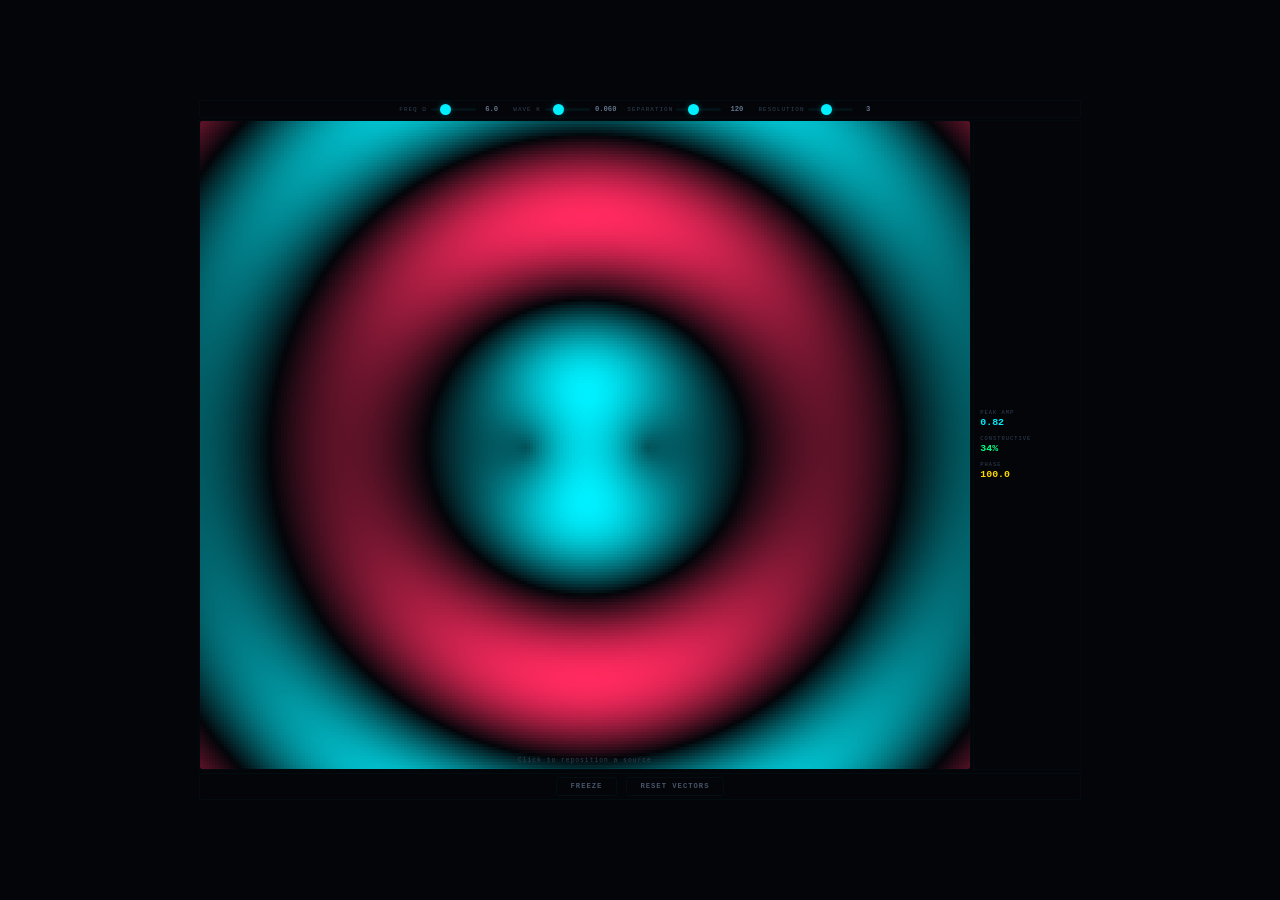
<file: Acoustics Wave Interference/index.html>
<!DOCTYPE html>
<html lang="en">
<head>
  <meta charset="UTF-8">
  <meta name="viewport" content="width=device-width, initial-scale=1.0">
  <title>Acoustics Wave Interference</title>
  <link rel="stylesheet" href="style.css">
</head>
<body>

  <div id="app">
    <div id="panel">
      <div class="pg">
        <span class="pl">FREQ &#x3C9;</span>
        <input type="range" id="freqSlider" min="1" max="20" value="6" step="0.5">
        <span id="freqVal" class="pv">6.0</span>
      </div>
      <div class="pg">
        <span class="pl">WAVE K</span>
        <input type="range" id="kSlider" min="0.02" max="0.2" value="0.06" step="0.002">
        <span id="kVal" class="pv">0.060</span>
      </div>
      <div class="pg">
        <span class="pl">SEPARATION</span>
        <input type="range" id="sepSlider" min="20" max="300" value="120" step="5">
        <span id="sepVal" class="pv">120</span>
      </div>
      <div class="pg">
        <span class="pl">RESOLUTION</span>
        <input type="range" id="resSlider" min="1" max="6" value="3" step="1">
        <span id="resVal" class="pv">3</span>
      </div>
    </div>

    <div id="mainRow">
      <div id="canvasWrap">
        <canvas id="waveCanvas"></canvas>
        <div id="hint" class="hint">Click to reposition a source</div>
      </div>

      <div id="telemetry">
        <div id="tm-amp" class="tm"><span class="tl">PEAK AMP</span><span id="ampVal" class="tv">0.00</span></div>
        <div id="tm-con" class="tm"><span class="tl">CONSTRUCTIVE</span><span id="conVal" class="tv">0.00</span></div>
        <div id="tm-phase" class="tm"><span class="tl">PHASE</span><span id="phaseVal" class="tv">0.00</span></div>
      </div>
    </div>

    <div id="footer">
      <button id="pauseBtn">FREEZE</button>
      <button id="resetBtn">RESET VECTORS</button>
    </div>
  </div>

  <script src="script.js"></script>
</body>
</html>
</file>
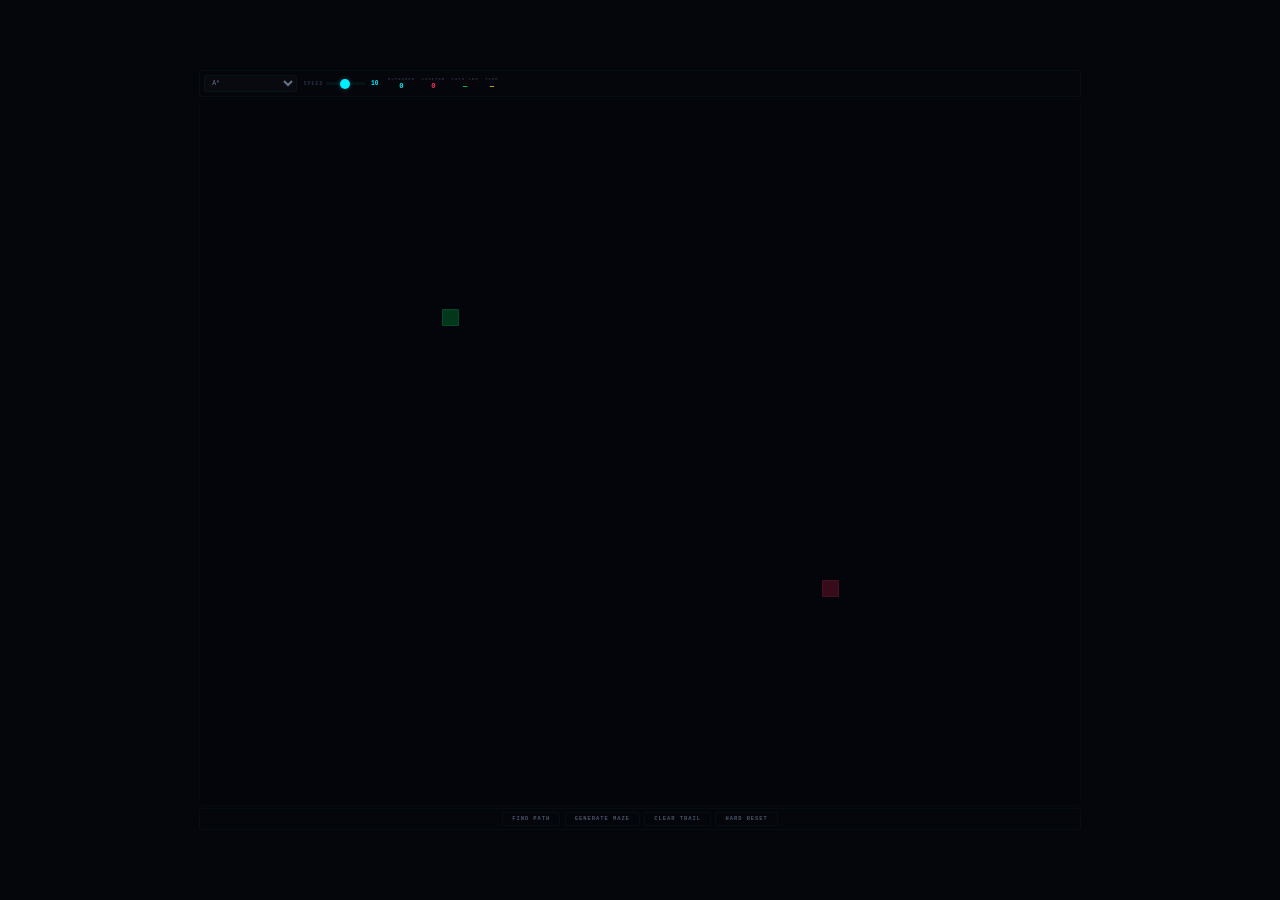
<file: AI Search Algorithm Visualizer/index.html>
<!DOCTYPE html>
<html lang="en">
<head>
  <meta charset="UTF-8">
  <meta name="viewport" content="width=device-width,initial-scale=1.0">
  <title>AI Search Algorithm Visualizer</title>
  <link rel="stylesheet" href="style.css">
</head>
<body>

<div id="app">

  <div id="topBar">
    <select id="algoSel">
      <option value="bfs">BFS</option>
      <option value="dfs">DFS</option>
      <option value="astar" selected>A*</option>
      <option value="greedy">Greedy Best-First</option>
    </select>
    <div class="pg"><span class="pl">SPEED</span><input type="range" id="spdSlider" min="1" max="20" value="10" step="1"><span id="spdVal" class="pv">10</span></div>
    <div class="tm"><span class="tl">EXPANDED</span><span id="expVal" class="tv">0</span></div>
    <div class="tm"><span class="tl">VISITED</span><span id="visVal" class="tv">0</span></div>
    <div class="tm"><span class="tl">PATH LEN</span><span id="pathVal" class="tv">—</span></div>
    <div class="tm"><span class="tl">TIME</span><span id="timeVal" class="tv">—</span></div>
  </div>

  <div id="gridWrap"><div id="grid"></div></div>

  <div id="footer">
    <button id="searchBtn">FIND PATH</button>
    <button id="mazeBtn">GENERATE MAZE</button>
    <button id="clearBtn">CLEAR TRAIL</button>
    <button id="resetBtn">HARD RESET</button>
  </div>

</div>

<script src="script.js"></script>
</body>
</html>
</file>
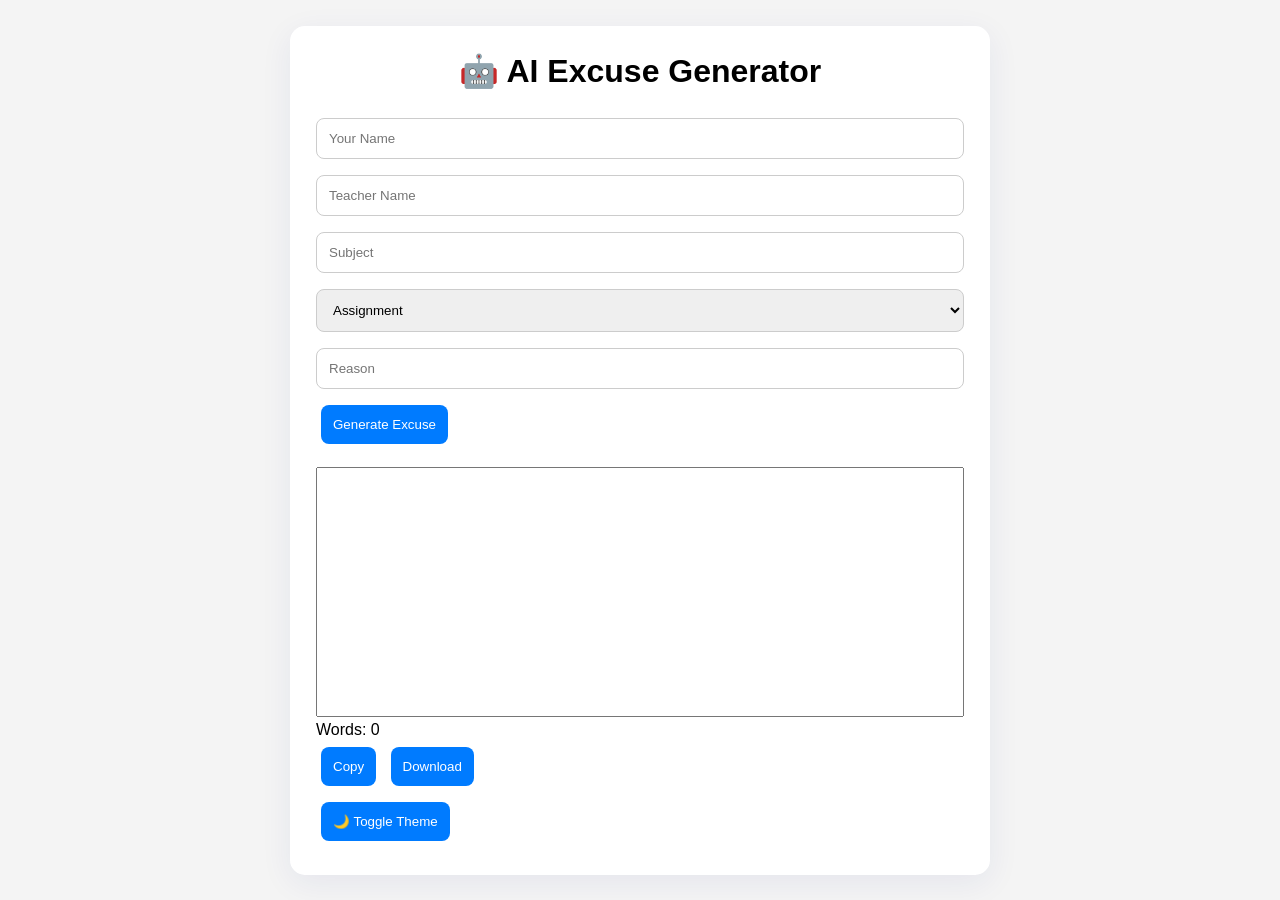
<file: AI-Excuse-Generator/index.html>
<!DOCTYPE html>
<html lang="en">
<head>
    <meta charset="UTF-8">
    <meta name="viewport" content="width=device-width, initial-scale=1.0">
    <title>AI Excuse Generator</title>
    <link rel="stylesheet" href="style.css">
</head>
<body>

<div class="container" role="main" aria-label="Excuse Generator Panel">
    <h1>🤖 AI Excuse Generator</h1>

    <input type="text" id="name" placeholder="Your Name">

    <input type="text" id="teacher" placeholder="Teacher Name">

    <input type="text" id="subject" placeholder="Subject">

    <select id="category">
        <option>Assignment</option>
        <option>Attendance</option>
        <option>Late Submission</option>
        <option>Missed Exam</option>
        <option>Project Delay</option>
    </select>

    <input type="text" id="reason" placeholder="Reason">

    <button onclick="generateExcuse()">Generate Excuse</button>

    <div class="output">
        <textarea id="result" readonly></textarea>
        <p id="count">Words: 0</p>

        <button onclick="copyText()">Copy</button>
        <button onclick="downloadText()">Download</button>
    </div>

    <button id="themeBtn">🌙 Toggle Theme</button>
</div>

<script src="script.js"></script>
</body>
</html>
</file>
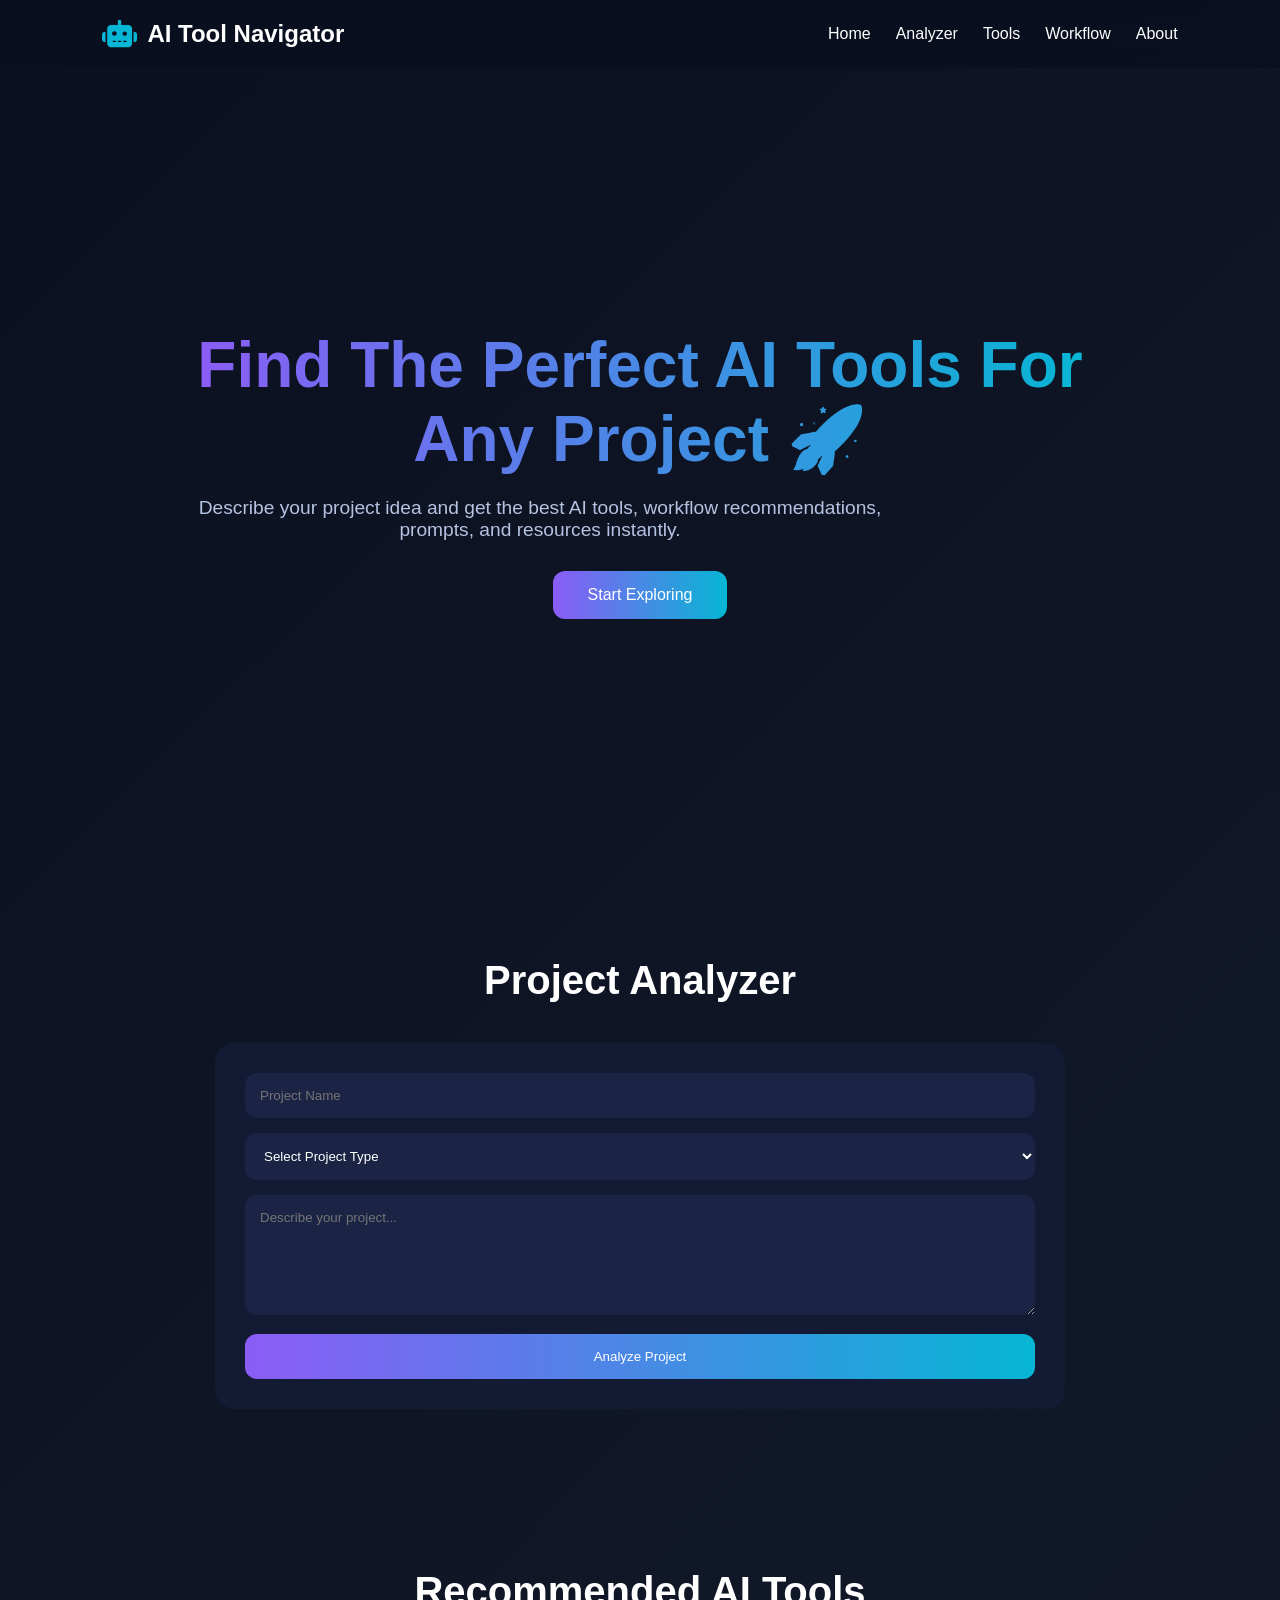
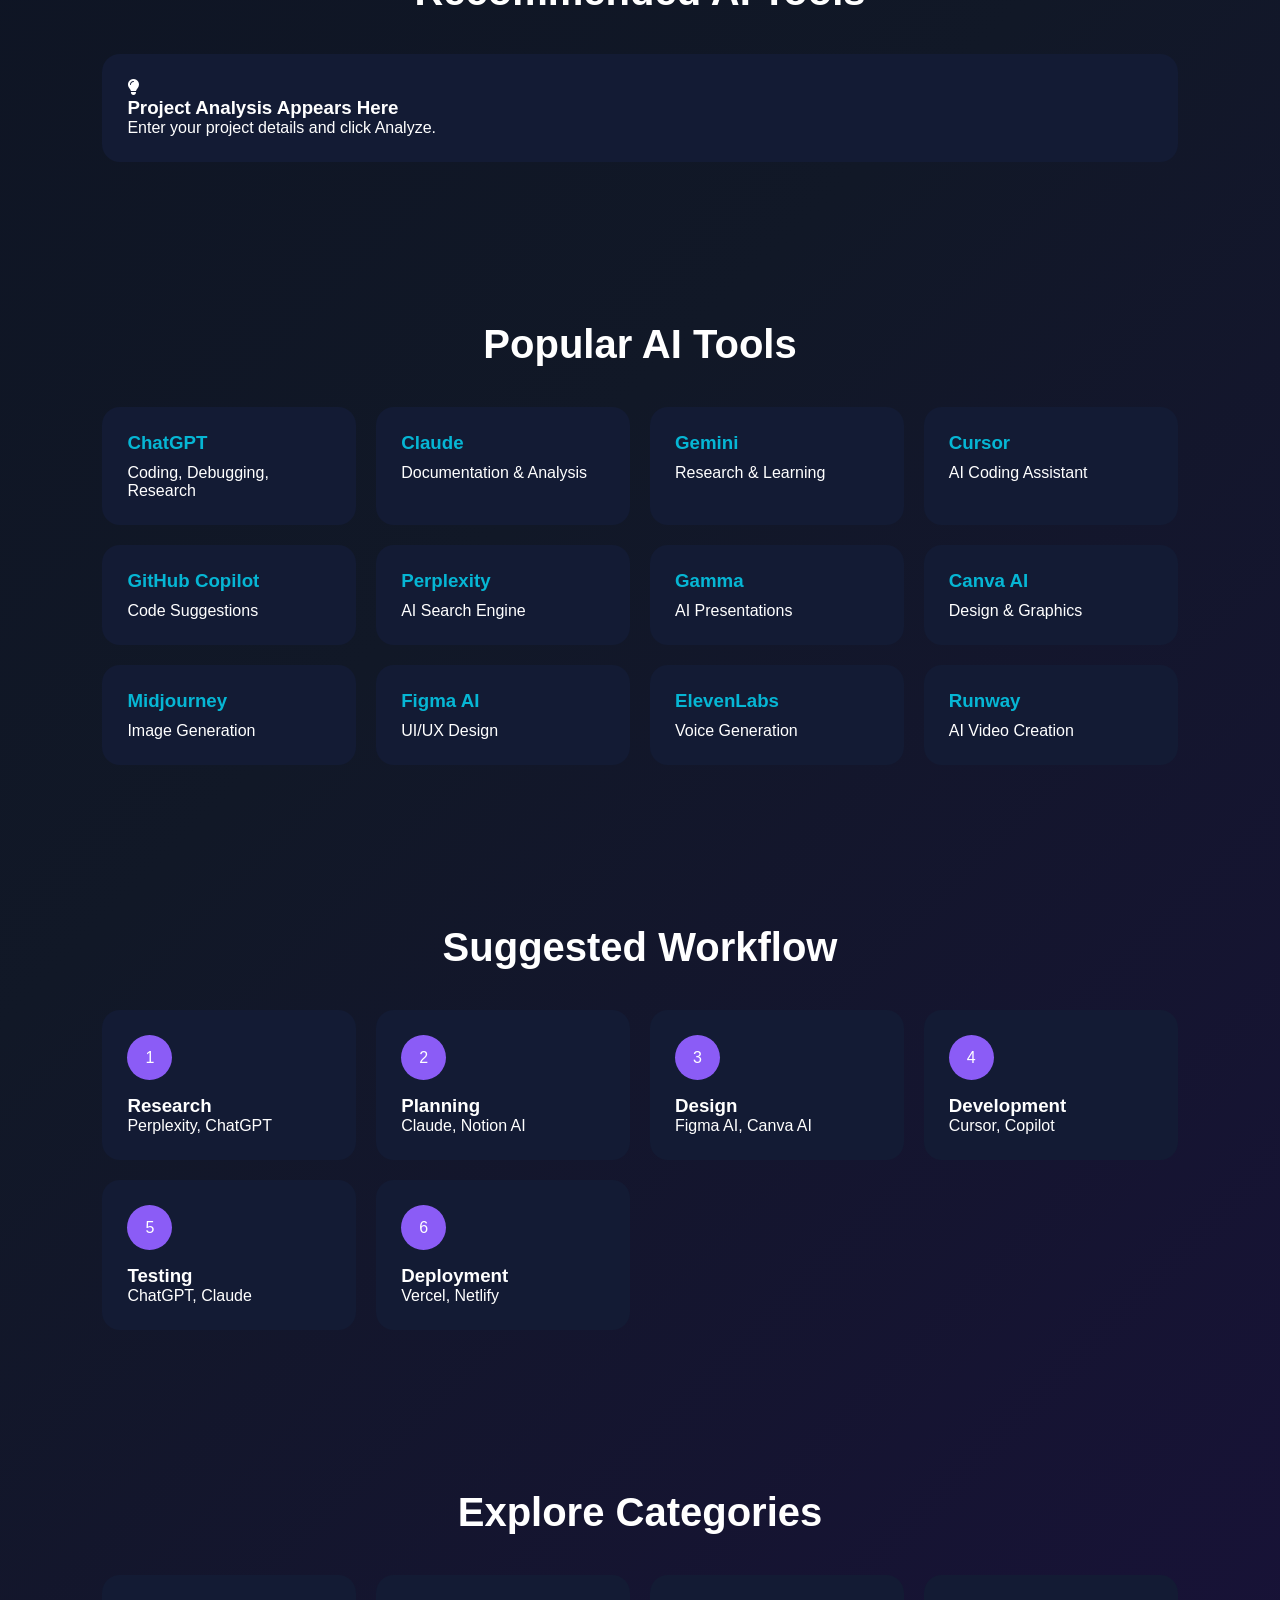
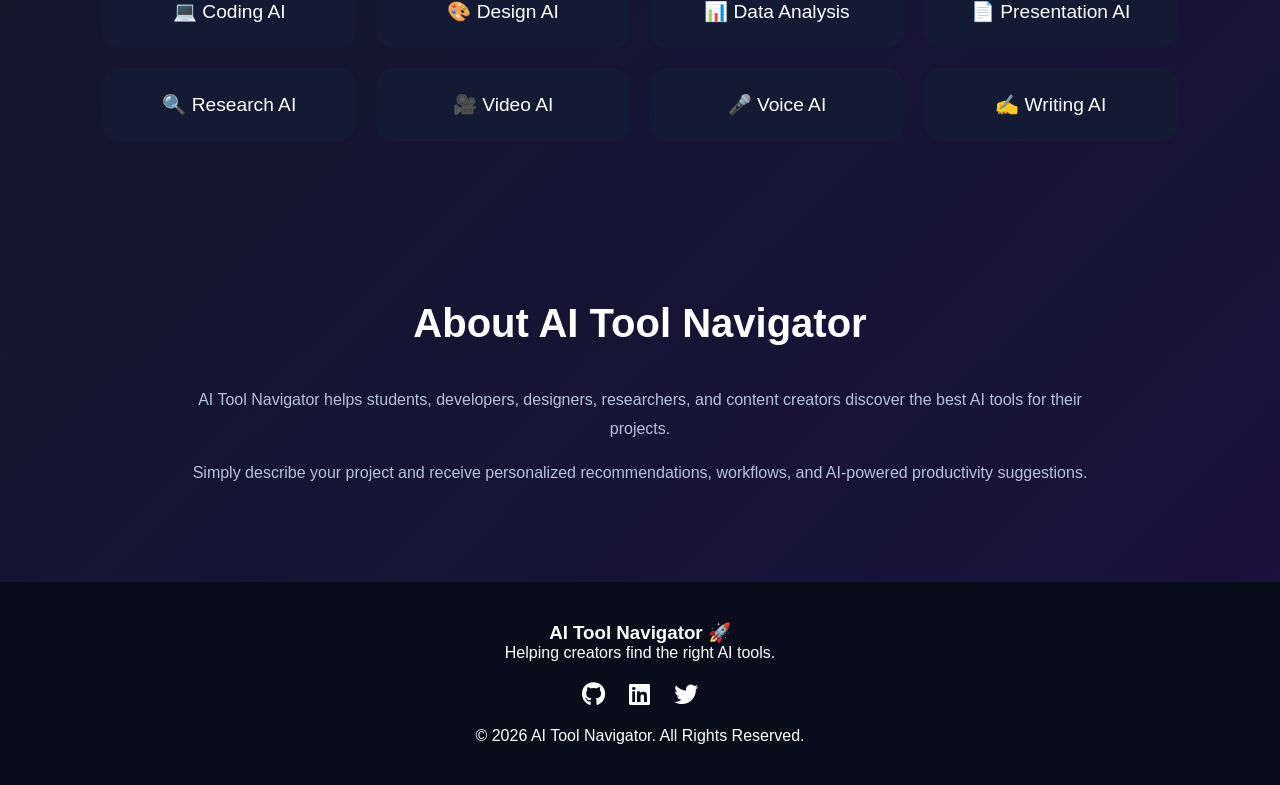
<file: AI-Tool-Navigator/index.html>
<!DOCTYPE html>
<html lang="en">
<head>
    <meta charset="UTF-8">
    <meta name="viewport" content="width=device-width, initial-scale=1.0">
    <title>AI Tool Navigator</title>
    <link rel="stylesheet" href="style.css">
    <link rel="stylesheet"
        href="https://cdnjs.cloudflare.com/ajax/libs/font-awesome/6.7.2/css/all.min.css">
</head>
<body>

    <!-- Navbar -->
    <header class="navbar">
        <div class="logo">
            <i class="fa-solid fa-robot"></i>
            <h2>AI Tool Navigator</h2>
        </div>

        <nav>
            <a href="#home">Home</a>
            <a href="#analyzer">Analyzer</a>
            <a href="#tools">Tools</a>
            <a href="#workflow">Workflow</a>
            <a href="#about">About</a>
        </nav>
    </header>

    <!-- Hero Section -->
    <section class="hero" id="home">

        <div class="hero-content">
            <h1>Find The Perfect AI Tools For Any Project 🚀</h1>

            <p>
                Describe your project idea and get the best AI tools,
                workflow recommendations, prompts, and resources instantly.
            </p>

            <button class="start-btn">
                Start Exploring
            </button>
        </div>

    </section>

    <!-- Project Analyzer -->
    <section class="analyzer" id="analyzer">

        <h2>Project Analyzer</h2>

        <div class="analyzer-card">

            <input
                type="text"
                id="projectName"
                placeholder="Project Name"
            >

            <select id="projectType">
                <option value="">Select Project Type</option>
                <option>Web Development</option>
                <option>Mobile App</option>
                <option>Research</option>
                <option>Presentation</option>
                <option>Cybersecurity</option>
                <option>Data Science</option>
                <option>UI/UX Design</option>
                <option>Content Creation</option>
            </select>

            <textarea
                id="projectDescription"
                rows="6"
                placeholder="Describe your project..."
            ></textarea>

            <button id="analyzeBtn">
                Analyze Project
            </button>

        </div>

    </section>

    <!-- Recommendation Section -->
    <section class="recommendation">

        <h2>Recommended AI Tools</h2>

        <div id="toolResults" class="results-container">

            <div class="result-card">
                <i class="fa-solid fa-lightbulb"></i>
                <h3>Project Analysis Appears Here</h3>
                <p>
                    Enter your project details and click Analyze.
                </p>
            </div>

        </div>

    </section>

    <!-- Popular Tools -->
    <section class="tools" id="tools">

        <h2>Popular AI Tools</h2>

        <div class="tool-grid">

            <div class="tool-card">
                <h3>ChatGPT</h3>
                <p>Coding, Debugging, Research</p>
            </div>

            <div class="tool-card">
                <h3>Claude</h3>
                <p>Documentation & Analysis</p>
            </div>

            <div class="tool-card">
                <h3>Gemini</h3>
                <p>Research & Learning</p>
            </div>

            <div class="tool-card">
                <h3>Cursor</h3>
                <p>AI Coding Assistant</p>
            </div>

            <div class="tool-card">
                <h3>GitHub Copilot</h3>
                <p>Code Suggestions</p>
            </div>

            <div class="tool-card">
                <h3>Perplexity</h3>
                <p>AI Search Engine</p>
            </div>

            <div class="tool-card">
                <h3>Gamma</h3>
                <p>AI Presentations</p>
            </div>

            <div class="tool-card">
                <h3>Canva AI</h3>
                <p>Design & Graphics</p>
            </div>

            <div class="tool-card">
                <h3>Midjourney</h3>
                <p>Image Generation</p>
            </div>

            <div class="tool-card">
                <h3>Figma AI</h3>
                <p>UI/UX Design</p>
            </div>

            <div class="tool-card">
                <h3>ElevenLabs</h3>
                <p>Voice Generation</p>
            </div>

            <div class="tool-card">
                <h3>Runway</h3>
                <p>AI Video Creation</p>
            </div>

        </div>

    </section>

    <!-- Workflow Generator -->
    <section class="workflow" id="workflow">

        <h2>Suggested Workflow</h2>

        <div class="workflow-container">

            <div class="step">
                <span>1</span>
                <h3>Research</h3>
                <p>Perplexity, ChatGPT</p>
            </div>

            <div class="step">
                <span>2</span>
                <h3>Planning</h3>
                <p>Claude, Notion AI</p>
            </div>

            <div class="step">
                <span>3</span>
                <h3>Design</h3>
                <p>Figma AI, Canva AI</p>
            </div>

            <div class="step">
                <span>4</span>
                <h3>Development</h3>
                <p>Cursor, Copilot</p>
            </div>

            <div class="step">
                <span>5</span>
                <h3>Testing</h3>
                <p>ChatGPT, Claude</p>
            </div>

            <div class="step">
                <span>6</span>
                <h3>Deployment</h3>
                <p>Vercel, Netlify</p>
            </div>

        </div>

    </section>

    <!-- Categories -->
    <section class="categories">

        <h2>Explore Categories</h2>

        <div class="category-grid">

            <div class="category-card">
                💻 Coding AI
            </div>

            <div class="category-card">
                🎨 Design AI
            </div>

            <div class="category-card">
                📊 Data Analysis
            </div>

            <div class="category-card">
                📄 Presentation AI
            </div>

            <div class="category-card">
                🔍 Research AI
            </div>

            <div class="category-card">
                🎥 Video AI
            </div>

            <div class="category-card">
                🎤 Voice AI
            </div>

            <div class="category-card">
                ✍️ Writing AI
            </div>

        </div>

    </section>

    <!-- About -->
    <section class="about" id="about">

        <h2>About AI Tool Navigator</h2>

        <p>
            AI Tool Navigator helps students, developers,
            designers, researchers, and content creators
            discover the best AI tools for their projects.
        </p>

        <p>
            Simply describe your project and receive
            personalized recommendations, workflows,
            and AI-powered productivity suggestions.
        </p>

    </section>

    <!-- Footer -->
    <footer>

        <h3>AI Tool Navigator 🚀</h3>

        <p>
            Helping creators find the right AI tools.
        </p>

        <div class="socials">
            <i class="fab fa-github"></i>
            <i class="fab fa-linkedin"></i>
            <i class="fab fa-twitter"></i>
        </div>

        <p class="copyright">
            © 2026 AI Tool Navigator. All Rights Reserved.
        </p>

    </footer>

    <script src="app.js"></script>

</body>
</html>
</file>
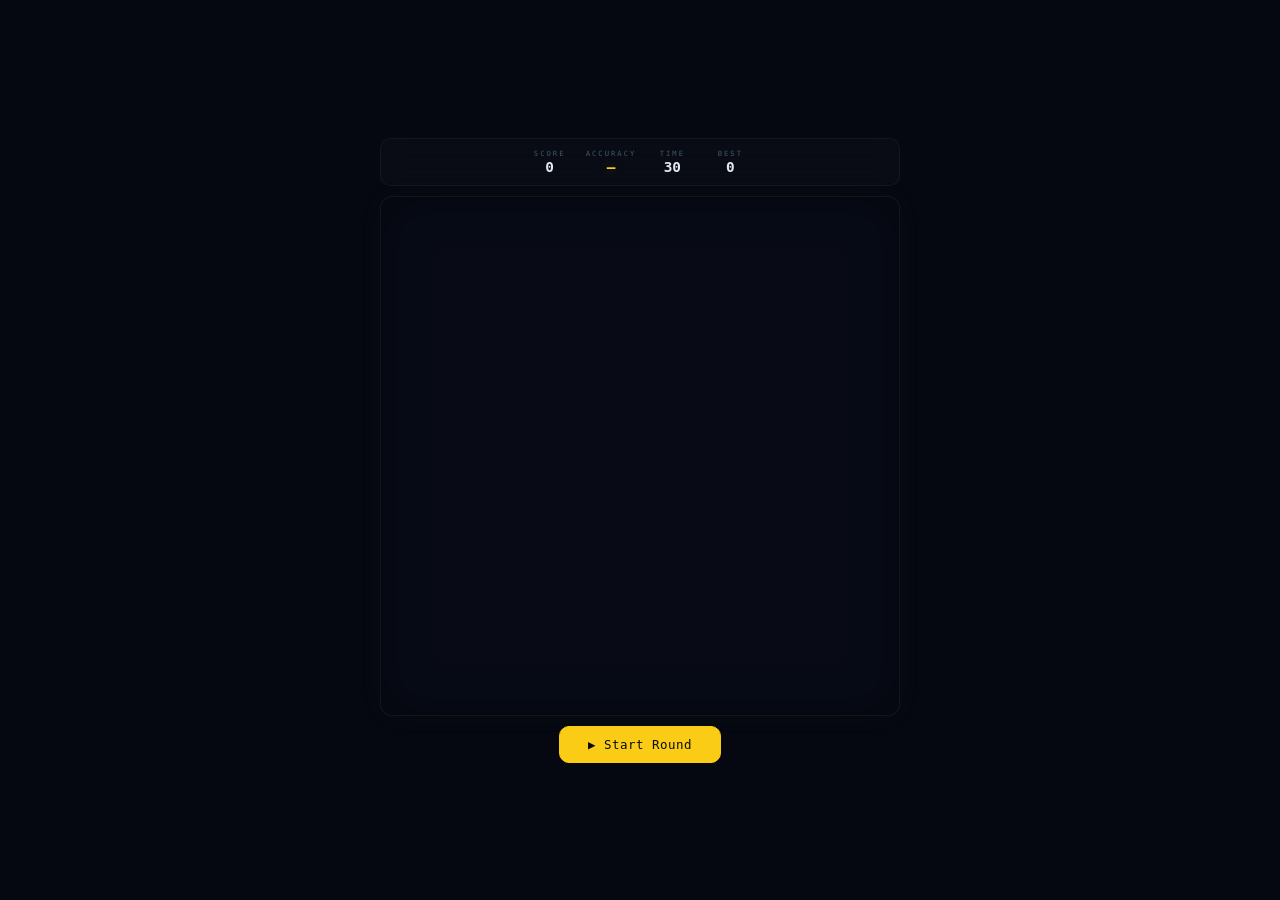
<file: Aim Trainer/index.html>
<!DOCTYPE html>
<html lang="en">
<head>
  <meta charset="UTF-8" />
  <meta name="viewport" content="width=device-width, initial-scale=1.0, user-scalable=no" />
  <title>Aim Trainer</title>
  <link rel="stylesheet" href="style.css" />
</head>
<body>

  <div class="app">

    <!-- ─── Telemetry ─── -->
    <header class="dash">
      <div class="metric">
        <span class="m-label">Score</span>
        <span class="m-value" id="score">0</span>
      </div>
      <div class="metric">
        <span class="m-label">Accuracy</span>
        <span class="m-value accent" id="accuracy">—</span>
      </div>
      <div class="metric">
        <span class="m-label">Time</span>
        <span class="m-value" id="timer">30</span>
      </div>
      <div class="metric">
        <span class="m-label">Best</span>
        <span class="m-value" id="best">0</span>
      </div>
    </header>

    <!-- ─── Arena ─── -->
    <div class="arena" id="arena">
      <!-- targets injected here -->
      <!-- click trails injected here -->
    </div>

    <!-- ─── Controls ─── -->
    <div class="controls">
      <button class="btn-start primary" id="btn-start">▶ Start Round</button>
    </div>

    <!-- ─── Game Over ─── -->
    <div class="modal" id="modal">
      <div class="modal-card">
        <h2 class="modal-title">SESSION COMPLETE</h2>
        <div class="modal-stats">
          <div class="m-row"><span>Hits</span><span id="m-hits">0</span></div>
          <div class="m-row"><span>Misses</span><span id="m-misses">0</span></div>
          <div class="m-row"><span>Accuracy</span><span id="m-acc">0%</span></div>
          <div class="m-row"><span>Score</span><span id="m-score">0</span></div>
          <div class="m-row"><span>Best</span><span id="m-best">0</span></div>
        </div>
        <button class="btn-restart" id="btn-restart">⟳ Play Again</button>
      </div>
    </div>

  </div>

  <script src="script.js"></script>
</body>
</html>
</file>
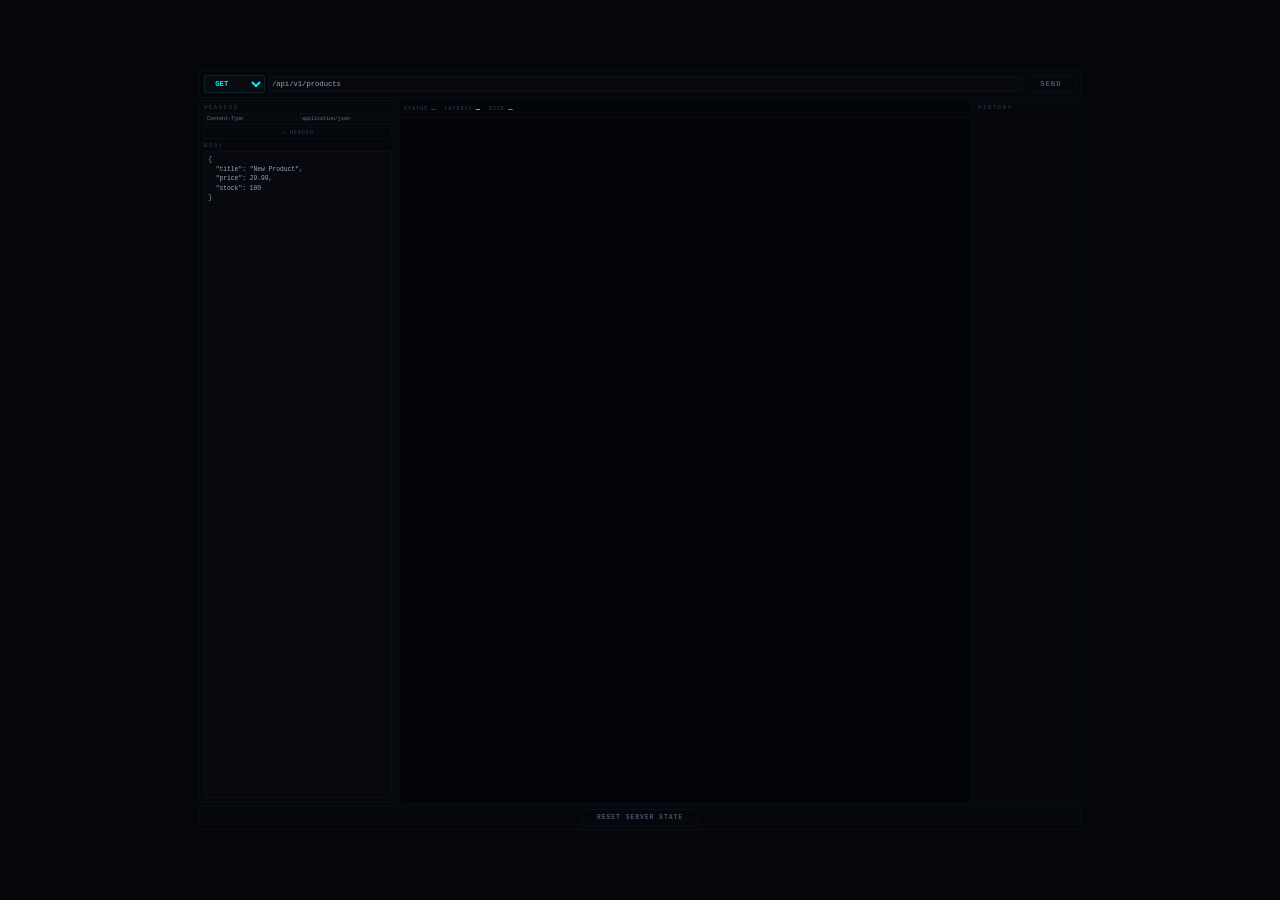
<file: API Request Simulator/index.html>
<!DOCTYPE html>
<html lang="en">
<head>
  <meta charset="UTF-8">
  <meta name="viewport" content="width=device-width,initial-scale=1.0">
  <title>API Request Simulator</title>
  <link rel="stylesheet" href="style.css">
</head>
<body>

<div id="app">

  <div id="topBar">
    <select id="methodSel">
      <option value="GET">GET</option>
      <option value="POST">POST</option>
      <option value="PUT">PUT</option>
      <option value="DELETE">DELETE</option>
    </select>
    <input type="text" id="endpointInput" value="/api/v1/products" spellcheck="false">
    <button id="sendBtn">SEND</button>
  </div>

  <div id="midRow">
    <!-- Left: Headers + Body -->
    <div id="requestCol">
      <div class="sectionLabel">HEADERS</div>
      <div id="headersGrid">
        <div class="hdrRow">
          <input class="hdrKey" placeholder="Key" value="Content-Type">
          <input class="hdrVal" placeholder="Value" value="application/json">
        </div>
      </div>
      <button id="addHdrBtn">+ HEADER</button>
      <div class="sectionLabel" style="margin-top:4px;">BODY</div>
      <textarea id="bodyArea" spellcheck="false" placeholder='{"title":"New Product","price":29.99,"stock":100}'></textarea>
    </div>

    <!-- Center: Response -->
    <div id="responseCol">
      <div id="respMeta">
        <div class="rm"><span class="rmLbl">STATUS</span><span id="statusVal" class="rmVal">—</span></div>
        <div class="rm"><span class="rmLbl">LATENCY</span><span id="latVal" class="rmVal">—</span></div>
        <div class="rm"><span class="rmLbl">SIZE</span><span id="sizeVal" class="rmVal">—</span></div>
      </div>
      <div id="respBody"></div>
    </div>

    <!-- Right: History -->
    <div id="historyCol">
      <div class="sectionLabel">HISTORY</div>
      <div id="historyLog"></div>
    </div>
  </div>

  <!-- Footer -->
  <div id="footer">
    <button id="resetBtn">RESET SERVER STATE</button>
  </div>

</div>

<script src="script.js"></script>
</body>
</html>
</file>
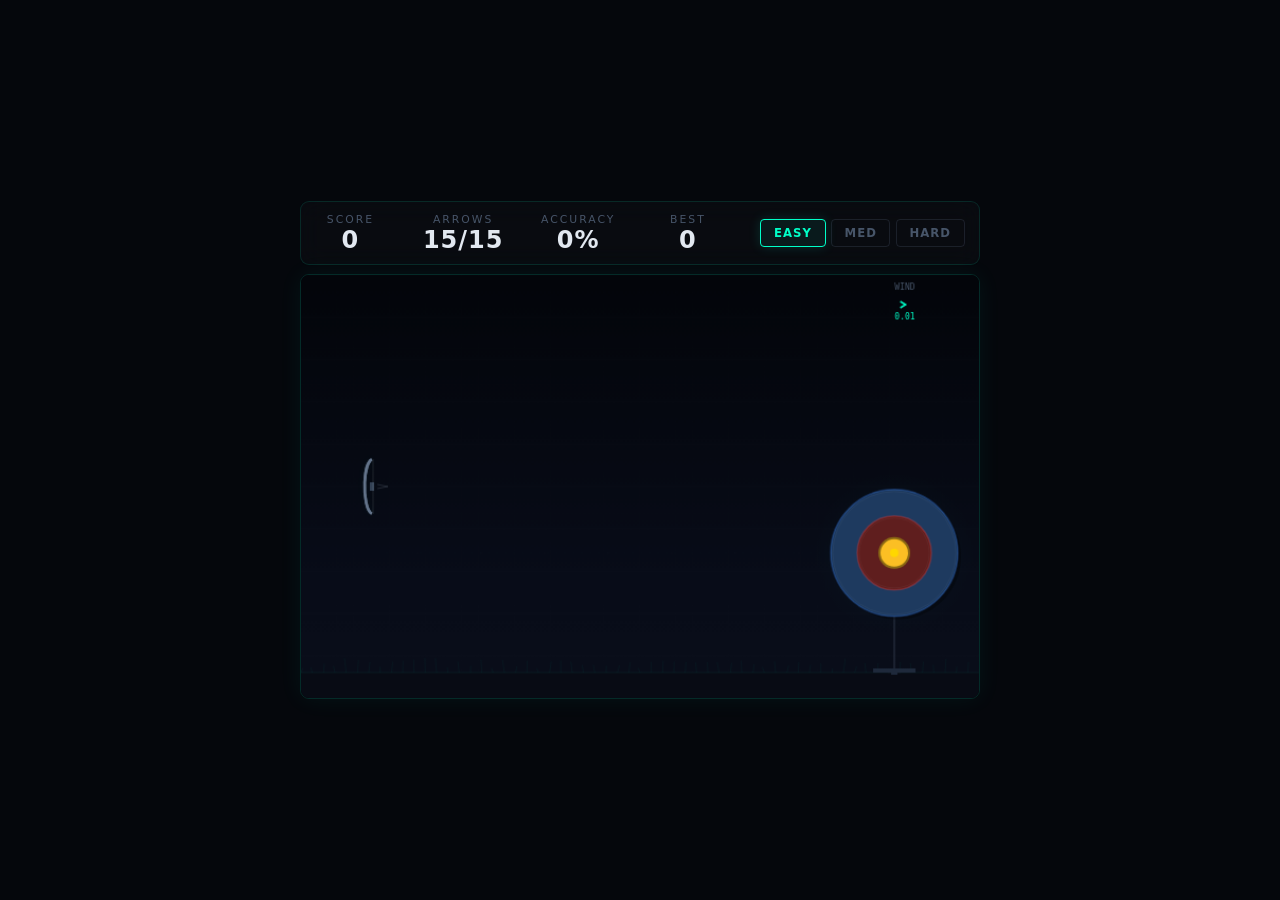
<file: Archery Game/index.html>
<!DOCTYPE html>
<html lang="en">
<head>
  <meta charset="UTF-8">
  <meta name="viewport" content="width=device-width, initial-scale=1.0, user-scalable=no">
  <title>Archery Game</title>
  <link rel="stylesheet" href="style.css">
</head>
<body>
  <div id="app">
    <div id="telemetry">
      <div class="stat">
        <span class="label">SCORE</span>
        <span class="value" id="scoreDisplay">0</span>
      </div>
      <div class="stat">
        <span class="label">ARROWS</span>
        <span class="value" id="arrowsDisplay">15/15</span>
      </div>
      <div class="stat">
        <span class="label">ACCURACY</span>
        <span class="value" id="accDisplay">0%</span>
      </div>
      <div class="stat">
        <span class="label">BEST</span>
        <span class="value" id="bestDisplay">0</span>
      </div>
      <div id="difficulty">
        <button class="diff-btn active" data-diff="easy">EASY</button>
        <button class="diff-btn" data-diff="medium">MED</button>
        <button class="diff-btn" data-diff="hard">HARD</button>
      </div>
    </div>
    <div id="canvasWrap">
      <canvas id="gameCanvas" width="640" height="400"></canvas>
      <div id="infoMsg" class="info-msg hidden"></div>
    </div>
  </div>
  <div id="modal" class="modal hidden">
    <div class="modal-content">
      <h2>ROUND COMPLETE</h2>
      <div class="modal-stats">
        <div class="modal-stat">
          <span class="modal-label">SCORE</span>
          <span class="modal-val gold" id="finalScore">0</span>
        </div>
        <div class="modal-stat">
          <span class="modal-label">ACCURACY</span>
          <span class="modal-val" id="finalAcc">0%</span>
        </div>
        <div class="modal-stat">
          <span class="modal-label">HITS</span>
          <span class="modal-val" id="finalHits">0 / 0</span>
        </div>
        <div class="modal-stat">
          <span class="modal-label">HIGH SCORE</span>
          <span class="modal-val" id="finalBest">0</span>
        </div>
      </div>
      <div class="breakdown" id="breakdown"></div>
      <button id="restartBtn">NEW ROUND</button>
    </div>
  </div>
  <script src="script.js"></script>
</body>
</html>
</file>
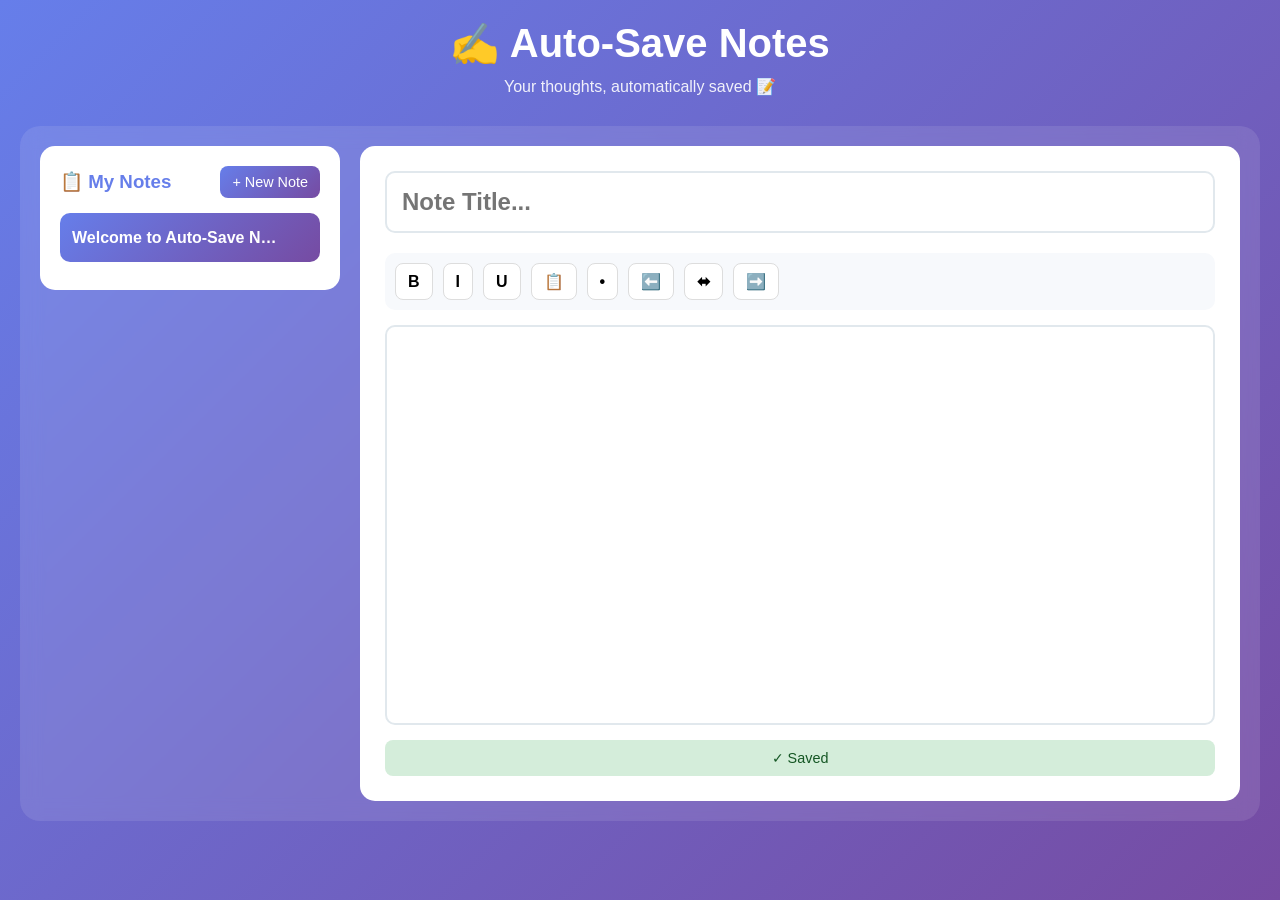
<file: auto-save-notes/index.html>
<!DOCTYPE html>
<html lang="en">
<head>
    <meta charset="UTF-8">
    <meta name="viewport" content="width=device-width, initial-scale=1.0, user-scalable=no">
    <title>Auto-Save Notes | Smart Notes App</title>
    <style>
        * {
            margin: 0;
            padding: 0;
            box-sizing: border-box;
        }

        body {
            font-family: 'Segoe UI', Tahoma, Geneva, Verdana, sans-serif;
            background: linear-gradient(135deg, #667eea 0%, #764ba2 100%);
            min-height: 100vh;
            padding: 20px;
        }

        .container {
            max-width: 1400px;
            margin: 0 auto;
        }

        /* Header */
        .header {
            text-align: center;
            color: white;
            margin-bottom: 30px;
        }

        .header h1 {
            font-size: 2.5rem;
            margin-bottom: 10px;
            display: flex;
            align-items: center;
            justify-content: center;
            gap: 10px;
        }

        .header p {
            opacity: 0.9;
        }

        /* Main Layout */
        .main-layout {
            display: grid;
            grid-template-columns: 300px 1fr;
            gap: 20px;
            background: rgba(255, 255, 255, 0.1);
            border-radius: 20px;
            padding: 20px;
            backdrop-filter: blur(10px);
        }

        /* Sidebar - Notes List */
        .sidebar {
            background: white;
            border-radius: 15px;
            padding: 20px;
            height: fit-content;
            max-height: 70vh;
            overflow-y: auto;
        }

        .sidebar h3 {
            color: #667eea;
            margin-bottom: 15px;
            display: flex;
            justify-content: space-between;
            align-items: center;
        }

        .new-note-btn {
            background: linear-gradient(135deg, #667eea 0%, #764ba2 100%);
            color: white;
            border: none;
            padding: 8px 12px;
            border-radius: 8px;
            cursor: pointer;
            font-size: 0.9rem;
            transition: all 0.3s;
        }

        .new-note-btn:hover {
            transform: scale(1.05);
        }

        .notes-list {
            list-style: none;
        }

        .note-item {
            padding: 12px;
            margin-bottom: 8px;
            background: #f7f9fc;
            border-radius: 10px;
            cursor: pointer;
            transition: all 0.3s;
            display: flex;
            justify-content: space-between;
            align-items: center;
        }

        .note-item:hover {
            background: #e8ecf1;
            transform: translateX(5px);
        }

        .note-item.active {
            background: linear-gradient(135deg, #667eea 0%, #764ba2 100%);
            color: white;
        }

        .note-title {
            font-weight: 600;
            overflow: hidden;
            text-overflow: ellipsis;
            white-space: nowrap;
            flex: 1;
        }

        .delete-note {
            background: #ff6b6b;
            color: white;
            border: none;
            width: 25px;
            height: 25px;
            border-radius: 50%;
            cursor: pointer;
            font-size: 0.8rem;
            transition: all 0.3s;
            opacity: 0;
        }

        .note-item:hover .delete-note {
            opacity: 1;
        }

        .delete-note:hover {
            background: #ff4757;
            transform: scale(1.1);
        }

        /* Main Editor Area */
        .editor-area {
            background: white;
            border-radius: 15px;
            padding: 25px;
        }

        /* Title Input */
        .note-title-input {
            width: 100%;
            padding: 15px;
            font-size: 1.5rem;
            border: 2px solid #e1e8ed;
            border-radius: 10px;
            margin-bottom: 20px;
            font-weight: bold;
            transition: all 0.3s;
        }

        .note-title-input:focus {
            outline: none;
            border-color: #667eea;
        }

        /* Rich Text Toolbar */
        .toolbar {
            display: flex;
            gap: 10px;
            flex-wrap: wrap;
            margin-bottom: 15px;
            padding: 10px;
            background: #f7f9fc;
            border-radius: 10px;
        }

        .tool-btn {
            background: white;
            border: 1px solid #ddd;
            padding: 8px 12px;
            border-radius: 8px;
            cursor: pointer;
            font-size: 1rem;
            transition: all 0.3s;
            font-weight: 600;
        }

        .tool-btn:hover {
            background: #667eea;
            color: white;
            border-color: #667eea;
        }

        /* Content Editor */
        .note-content {
            width: 100%;
            min-height: 400px;
            padding: 15px;
            border: 2px solid #e1e8ed;
            border-radius: 10px;
            font-size: 1rem;
            line-height: 1.6;
            resize: vertical;
            font-family: inherit;
            transition: all 0.3s;
        }

        .note-content:focus {
            outline: none;
            border-color: #667eea;
        }

        /* Status Indicator */
        .save-status {
            margin-top: 15px;
            padding: 10px;
            border-radius: 8px;
            text-align: center;
            font-size: 0.9rem;
            transition: all 0.3s;
        }

        .save-status.saving {
            background: #ffeaa7;
            color: #d63031;
        }

        .save-status.saved {
            background: #d4edda;
            color: #155724;
        }

        /* Empty State */
        .empty-state {
            text-align: center;
            padding: 40px;
            color: #999;
        }

        /* Responsive */
        @media (max-width: 768px) {
            .main-layout {
                grid-template-columns: 1fr;
            }
            
            .sidebar {
                max-height: 300px;
            }
            
            .header h1 {
                font-size: 1.8rem;
            }
            
            .toolbar {
                gap: 5px;
            }
            
            .tool-btn {
                padding: 6px 10px;
                font-size: 0.8rem;
            }
        }
    </style>
</head>
<body>
    <div class="container">
        <!-- Header -->
        <div class="header">
            <h1>
                ✍️ Auto-Save Notes
            </h1>
            <p>Your thoughts, automatically saved 📝</p>
        </div>

        <!-- Main Layout -->
        <div class="main-layout">
            <!-- Sidebar -->
            <div class="sidebar">
                <h3>
                    📋 My Notes
                    <button class="new-note-btn" onclick="notesApp.createNewNote()">+ New Note</button>
                </h3>
                <div id="notesListContainer"></div>
            </div>

            <!-- Editor -->
            <div class="editor-area">
                <input type="text" id="noteTitle" class="note-title-input" placeholder="Note Title...">
                
                <div class="toolbar">
                    <button class="tool-btn" onclick="notesApp.formatText('bold')">B</button>
                    <button class="tool-btn" onclick="notesApp.formatText('italic')">I</button>
                    <button class="tool-btn" onclick="notesApp.formatText('underline')">U</button>
                    <button class="tool-btn" onclick="notesApp.formatText('insertOrderedList')">📋</button>
                    <button class="tool-btn" onclick="notesApp.formatText('insertUnorderedList')">•</button>
                    <button class="tool-btn" onclick="notesApp.formatText('justifyLeft')">⬅️</button>
                    <button class="tool-btn" onclick="notesApp.formatText('justifyCenter')">⬌</button>
                    <button class="tool-btn" onclick="notesApp.formatText('justifyRight')">➡️</button>
                </div>
                
                <div id="noteContent" class="note-content" contenteditable="true" placeholder="Start writing your note here..."></div>
                
                <div id="saveStatus" class="save-status saved">
                    ✓ Saved
                </div>
            </div>
        </div>
    </div>

    <script>
        class NotesApp {
            constructor() {
                this.notes = [];
                this.currentNoteId = null;
                this.saveTimeout = null;
                this.loadFromLocalStorage();
                this.renderNotesList();
                
                // Add event listeners for auto-save
                this.setupAutoSave();
            }

            // Load notes from localStorage
            loadFromLocalStorage() {
                const saved = localStorage.getItem('autoSaveNotes');
                if (saved) {
                    this.notes = JSON.parse(saved);
                    if (this.notes.length > 0) {
                        this.currentNoteId = this.notes[0].id;
                        this.loadNoteToEditor(this.currentNoteId);
                    }
                } else {
                    // Sample notes
                    this.notes = [
                        {
                            id: Date.now(),
                            title: "Welcome to Auto-Save Notes! 🎉",
                            content: "<p>This is your first note. Start typing and watch it auto-save!</p><p><b>Features:</b></p><ul><li>Auto-save with debounce</li><li>Rich text editing</li><li>Multiple notes support</li><li>Local storage persistence</li></ul>",
                            lastModified: new Date().toISOString()
                        }
                    ];
                    this.currentNoteId = this.notes[0].id;
                    this.saveToLocalStorage();
                }
            }

            // Save to localStorage
            saveToLocalStorage() {
                localStorage.setItem('autoSaveNotes', JSON.stringify(this.notes));
            }

            // Setup auto-save with debounce
            setupAutoSave() {
                const titleInput = document.getElementById('noteTitle');
                const contentDiv = document.getElementById('noteContent');
                
                // Debounced save function (500ms delay)
                const debouncedSave = this.debounce(() => {
                    this.saveCurrentNote();
                }, 500);
                
                titleInput.addEventListener('input', () => {
                    this.showSavingStatus();
                    debouncedSave();
                });
                
                contentDiv.addEventListener('input', () => {
                    this.showSavingStatus();
                    debouncedSave();
                });
            }

            // Debounce utility
            debounce(func, delay) {
                let timeout;
                return function executedFunction(...args) {
                    const later = () => {
                        clearTimeout(timeout);
                        func(...args);
                    };
                    clearTimeout(timeout);
                    timeout = setTimeout(later, delay);
                };
            }

            // Show saving status
            showSavingStatus() {
                const statusDiv = document.getElementById('saveStatus');
                statusDiv.className = 'save-status saving';
                statusDiv.innerHTML = '💾 Saving...';
            }

            // Show saved status
            showSavedStatus() {
                const statusDiv = document.getElementById('saveStatus');
                statusDiv.className = 'save-status saved';
                statusDiv.innerHTML = '✓ Saved!';
                
                // Revert to normal after 2 seconds
                setTimeout(() => {
                    if (statusDiv.className === 'save-status saved') {
                        statusDiv.innerHTML = '✓ Saved';
                    }
                }, 2000);
            }

            // Save current note
            saveCurrentNote() {
                if (!this.currentNoteId) return;
                
                const title = document.getElementById('noteTitle').value;
                const content = document.getElementById('noteContent').innerHTML;
                
                const noteIndex = this.notes.findIndex(n => n.id === this.currentNoteId);
                if (noteIndex !== -1) {
                    this.notes[noteIndex].title = title || 'Untitled Note';
                    this.notes[noteIndex].content = content || '';
                    this.notes[noteIndex].lastModified = new Date().toISOString();
                    this.saveToLocalStorage();
                    this.renderNotesList();
                    this.showSavedStatus();
                }
            }

            // Load note to editor
            loadNoteToEditor(noteId) {
                const note = this.notes.find(n => n.id === noteId);
                if (note) {
                    document.getElementById('noteTitle').value = note.title;
                    document.getElementById('noteContent').innerHTML = note.content || '';
                    this.currentNoteId = noteId;
                    this.renderNotesList();
                }
            }

            // Create new note
            createNewNote() {
                const newNote = {
                    id: Date.now(),
                    title: `Note ${this.notes.length + 1}`,
                    content: "<p>Start writing your note here...</p>",
                    lastModified: new Date().toISOString()
                };
                this.notes.unshift(newNote);
                this.currentNoteId = newNote.id;
                this.saveToLocalStorage();
                this.loadNoteToEditor(this.currentNoteId);
                this.renderNotesList();
            }

            // Delete note
            deleteNote(noteId, event) {
                event.stopPropagation();
                
                if (this.notes.length === 1) {
                    // Create a new note if deleting the last one
                    this.deleteNoteConfirm(noteId);
                    this.createNewNote();
                } else {
                    this.deleteNoteConfirm(noteId);
                }
            }

            deleteNoteConfirm(noteId) {
                const noteIndex = this.notes.findIndex(n => n.id === noteId);
                if (noteIndex !== -1) {
                    this.notes.splice(noteIndex, 1);
                    
                    if (this.currentNoteId === noteId) {
                        this.currentNoteId = this.notes[0]?.id || null;
                        if (this.currentNoteId) {
                            this.loadNoteToEditor(this.currentNoteId);
                        } else {
                            this.clearEditor();
                        }
                    }
                    
                    this.saveToLocalStorage();
                    this.renderNotesList();
                }
            }

            // Clear editor
            clearEditor() {
                document.getElementById('noteTitle').value = '';
                document.getElementById('noteContent').innerHTML = '';
                document.getElementById('saveStatus').className = 'save-status saved';
                document.getElementById('saveStatus').innerHTML = '✓ Saved';
            }

            // Format text (rich text editing)
            formatText(command) {
                document.execCommand(command, false, null);
                this.showSavingStatus();
                this.debounce(() => {
                    this.saveCurrentNote();
                }, 500)();
            }

            // Render notes list
            renderNotesList() {
                const container = document.getElementById('notesListContainer');
                
                if (this.notes.length === 0) {
                    container.innerHTML = `
                        <div class="empty-state">
                            <p>📭 No notes yet</p>
                            <p style="font-size: 0.8rem;">Click "New Note" to start</p>
                        </div>
                    `;
                    return;
                }
                
                container.innerHTML = `
                    <ul class="notes-list">
                        ${this.notes.map(note => `
                            <li class="note-item ${this.currentNoteId === note.id ? 'active' : ''}" onclick="notesApp.loadNoteToEditor(${note.id})">
                                <span class="note-title">${this.escapeHtml(note.title || 'Untitled')}</span>
                                <button class="delete-note" onclick="notesApp.deleteNote(${note.id}, event)">×</button>
                            </li>
                        `).join('')}
                    </ul>
                `;
            }

            // Escape HTML
            escapeHtml(text) {
                const div = document.createElement('div');
                div.textContent = text;
                return div.innerHTML;
            }
        }

        // Initialize app
        const notesApp = new NotesApp();
    </script>
</body>
</html>
</file>
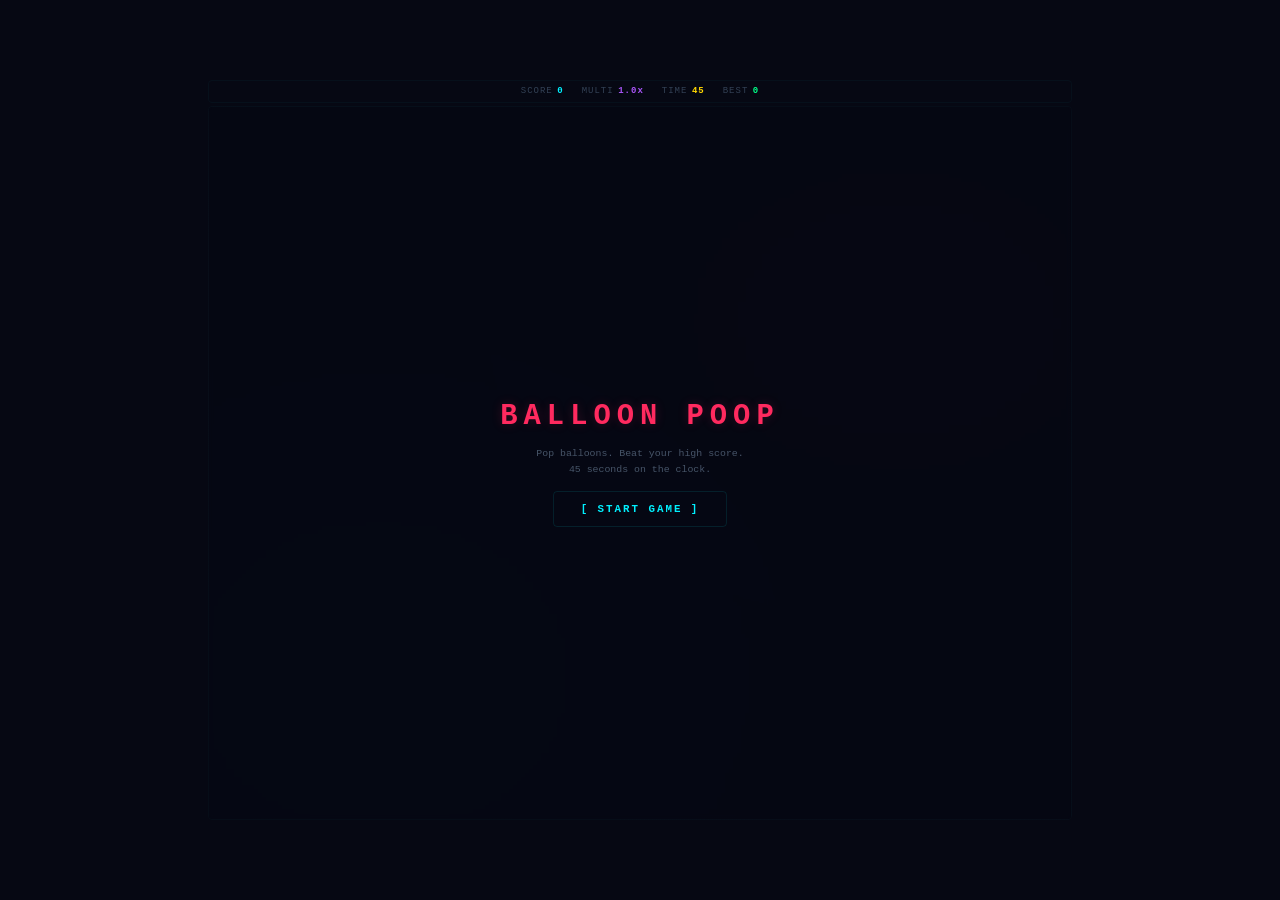
<file: Balloon POOP/index.html>
<!DOCTYPE html>
<html lang="en">
<head>
  <meta charset="UTF-8">
  <meta name="viewport" content="width=device-width, initial-scale=1.0">
  <title>Balloon POOP</title>
  <link rel="stylesheet" href="style.css">
</head>
<body>

  <div id="app">
    <div id="telemetry">
      <div class="tm"><span class="tl">SCORE</span><span id="scoreVal" class="tv">0</span></div>
      <div class="tm"><span class="tl">MULTI</span><span id="multiVal" class="tv">1.0x</span></div>
      <div class="tm"><span class="tl">TIME</span><span id="timeVal" class="tv">45</span></div>
      <div class="tm"><span class="tl">BEST</span><span id="bestVal" class="tv">0</span></div>
    </div>

    <div id="sky" onclick="return false">
      <div id="startOverlay">
        <div class="so-title">BALLOON POOP</div>
        <div class="so-sub">Pop balloons. Beat your high score.<br>45 seconds on the clock.</div>
        <button id="startBtn">[ START GAME ]</button>
      </div>
    </div>
  </div>

  <div id="modal" class="hidden">
    <div class="mb">
      <div class="mb-title">GAME OVER</div>
      <div id="mbStats" class="mb-stats"></div>
      <button id="restartBtn">[ PLAY AGAIN ]</button>
    </div>
  </div>

  <script src="script.js"></script>
</body>
</html>
</file>
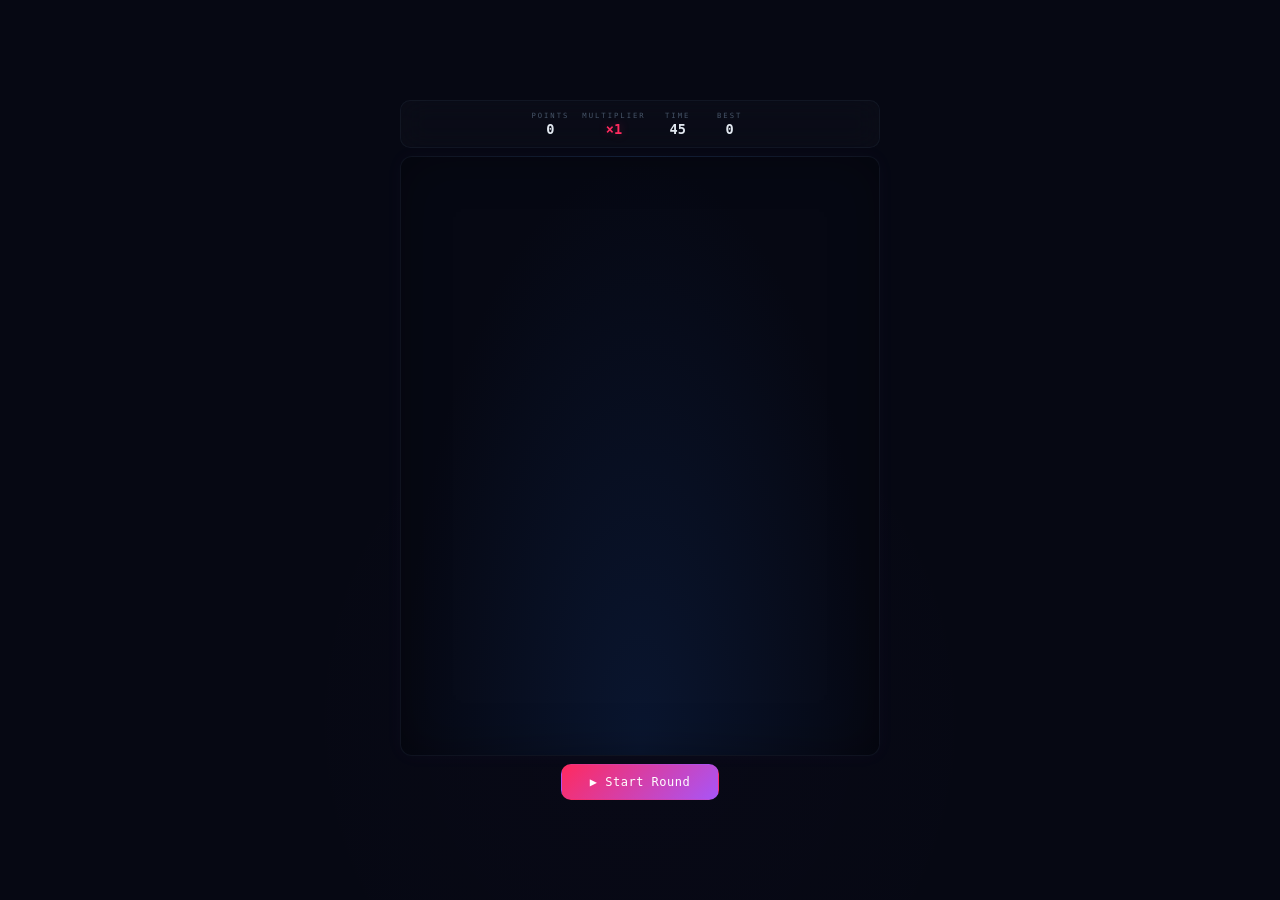
<file: Balloon Pop Game/index.html>
<!DOCTYPE html>
<html lang="en">
<head>
  <meta charset="UTF-8" />
  <meta name="viewport" content="width=device-width, initial-scale=1.0, user-scalable=no" />
  <title>Balloon Pop Game</title>
  <link rel="stylesheet" href="style.css" />
</head>
<body>

  <div class="app">

    <!-- ─── Scorecard ─── -->
    <header class="dash">
      <div class="metric">
        <span class="m-label">Points</span>
        <span class="m-value" id="score">0</span>
      </div>
      <div class="metric">
        <span class="m-label">Multiplier</span>
        <span class="m-value accent" id="mult">×1</span>
      </div>
      <div class="metric">
        <span class="m-label">Time</span>
        <span class="m-value" id="timer">45</span>
      </div>
      <div class="metric">
        <span class="m-label">Best</span>
        <span class="m-value" id="best">0</span>
      </div>
    </header>

    <!-- ─── Sky ─── -->
    <div class="sky" id="sky">
      <!-- balloons injected here -->
    </div>

    <!-- ─── Controls ─── -->
    <div class="controls">
      <button class="btn-start primary" id="btn-start">▶ Start Round</button>
    </div>

    <!-- ─── Modal ─── -->
    <div class="modal" id="modal">
      <div class="modal-card">
        <h2 class="modal-title">GAME OVER</h2>
        <div class="modal-stats">
          <div class="m-row"><span>Balloons Popped</span><span id="m-popped">0</span></div>
          <div class="m-row"><span>Score</span><span id="m-score">0</span></div>
          <div class="m-row"><span>Best</span><span id="m-best">0</span></div>
        </div>
        <button class="btn-restart" id="btn-restart">⟳ Pop Again</button>
      </div>
    </div>

  </div>

  <script src="script.js"></script>
</body>
</html>
</file>
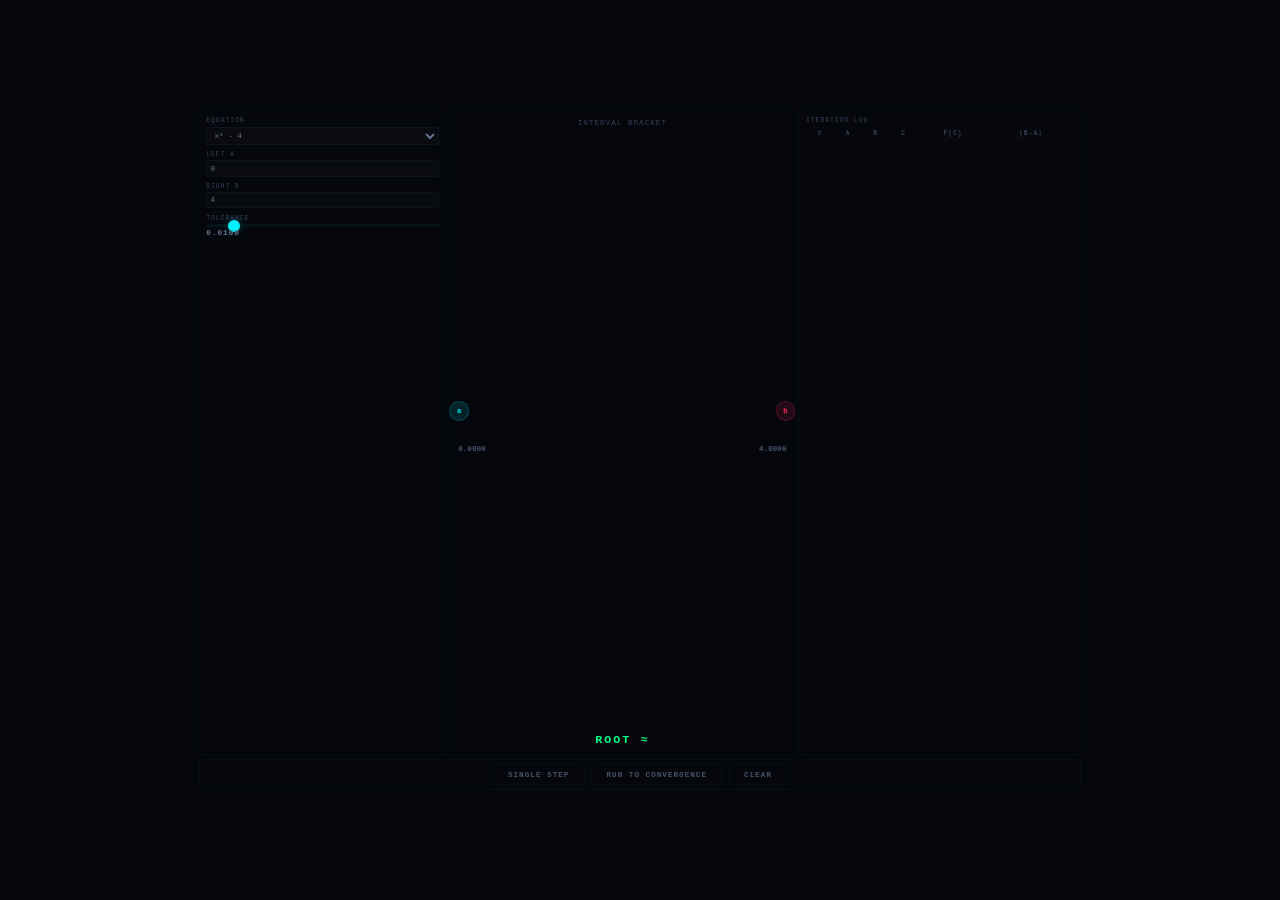
<file: Bisection Root Visualizer/index.html>
<!DOCTYPE html>
<html lang="en">
<head>
  <meta charset="UTF-8">
  <meta name="viewport" content="width=device-width, initial-scale=1.0">
  <title>Bisection Root Visualizer</title>
  <link rel="stylesheet" href="style.css">
</head>
<body>

  <div id="app">
    <div id="mainRow">
      <div id="panel">
        <div class="pg">
          <span class="pl">EQUATION</span>
          <select id="eqnSel">
            <option value="x*x-4">x² - 4</option>
            <option value="x*x*x-x-2">x³ - x - 2</option>
            <option value="Math.cos(x)-x">cos(x) - x</option>
          </select>
        </div>
        <div class="pg">
          <span class="pl">LEFT a</span>
          <input id="inputA" type="number" step="0.1" value="0">
        </div>
        <div class="pg">
          <span class="pl">RIGHT b</span>
          <input id="inputB" type="number" step="0.1" value="4">
        </div>
        <div class="pg">
          <span class="pl">TOLERANCE</span>
          <input id="tolSlider" type="range" min="0.0001" max="0.1" step="0.0001" value="0.01">
          <span id="tolVal" class="tv">0.01</span>
        </div>
        <div id="ivtWarn" class="warn hidden">IVT Condition Violated: No Sign Change between endpoints</div>
      </div>

      <div id="vizArea">
        <div class="vz-label">INTERVAL BRACKET</div>
        <div id="vizTrack">
          <div id="vizBar">
            <div id="markA" class="mark mark-a">a</div>
            <div id="markM" class="mark mark-m hidden">c</div>
            <div id="markB" class="mark mark-b">b</div>
          </div>
          <div id="vizLabels">
            <span id="valA" class="vl">0.0000</span>
            <span id="valM" class="vl vm hidden">0.0000</span>
            <span id="valB" class="vl">4.0000</span>
          </div>
        </div>
        <div id="currentRoot" class="root-display hidden">ROOT ≈ <span id="rootVal"></span></div>
      </div>

      <div id="logPanel">
        <div class="pl">ITERATION LOG</div>
        <div id="logScroll">
          <table id="logTable">
            <thead><tr><th>#</th><th>a</th><th>b</th><th>c</th><th>f(c)</th><th>|b-a|</th></tr></thead>
            <tbody id="logBody"></tbody>
          </table>
        </div>
      </div>
    </div>

    <div id="footer">
      <button id="stepBtn">SINGLE STEP</button>
      <button id="runBtn">RUN TO CONVERGENCE</button>
      <button id="clearBtn">CLEAR</button>
    </div>
  </div>

  <script src="script.js"></script>
</body>
</html>
</file>
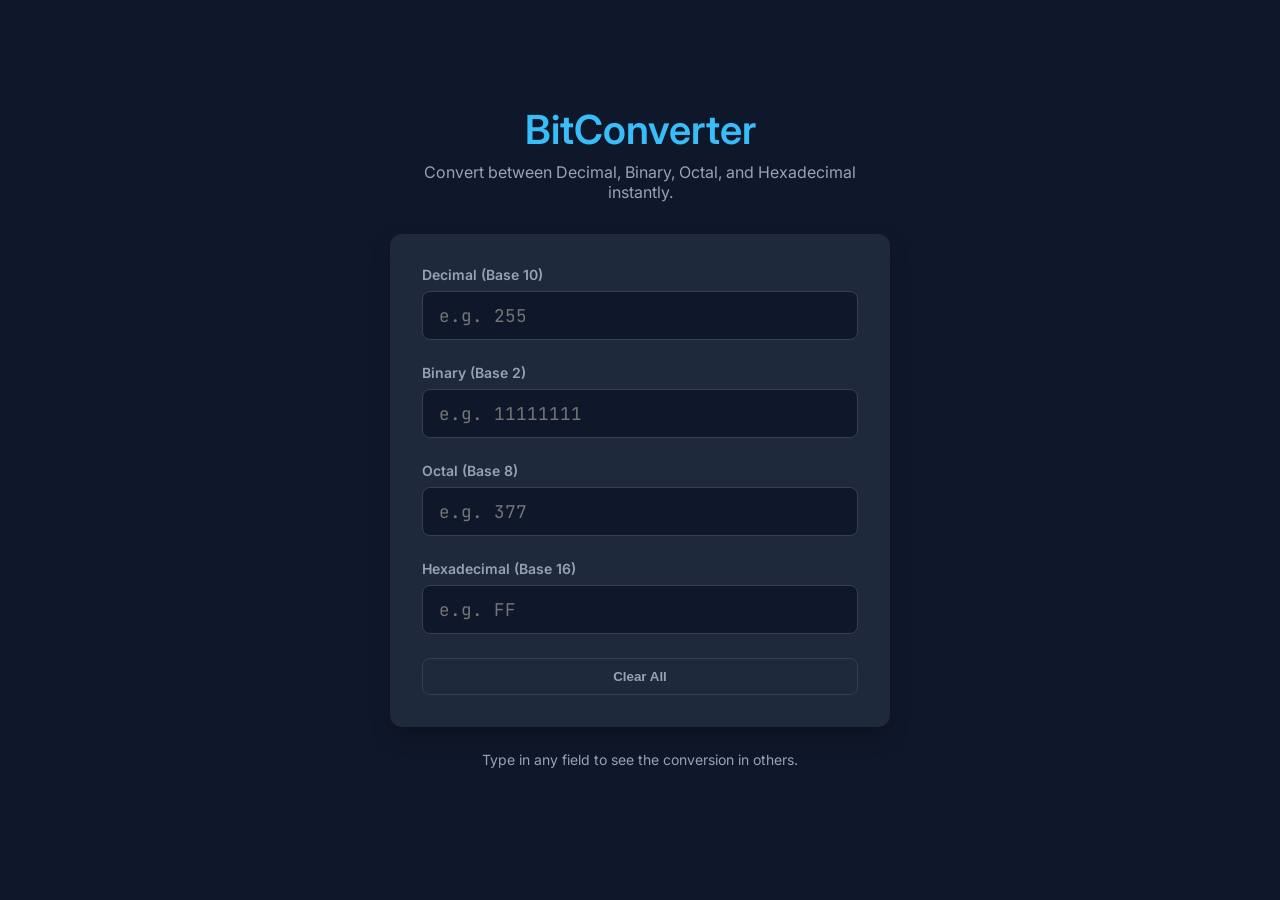
<file: Bit Converter/index.html>
<!DOCTYPE html>
<html lang="en">
<head>
    <meta charset="UTF-8">
    <meta name="viewport" content="width=device-width, initial-scale=1.0">
    <title>BitConverter — Number System Tool</title>
    <link rel="stylesheet" href="style.css">
    <link rel="preconnect" href="https://fonts.googleapis.com">
    <link rel="preconnect" href="https://fonts.gstatic.com" crossorigin>
    <link href="https://fonts.googleapis.com/css2?family=Inter:wght@400;600&family=JetBrains+Mono&display=swap" rel="stylesheet">
</head>
<body>
    <div class="container">
        <header>
            <h1>BitConverter</h1>
            <p>Convert between Decimal, Binary, Octal, and Hexadecimal instantly.</p>
        </header>

        <main class="converter-card">
            <div class="input-group">
                <label for="decimal">Decimal (Base 10)</label>
                <input type="text" id="decimal" placeholder="e.g. 255" autocomplete="off">
            </div>

            <div class="input-group">
                <label for="binary">Binary (Base 2)</label>
                <input type="text" id="binary" placeholder="e.g. 11111111" autocomplete="off">
            </div>

            <div class="input-group">
                <label for="octal">Octal (Base 8)</label>
                <input type="text" id="octal" placeholder="e.g. 377" autocomplete="off">
            </div>

            <div class="input-group">
                <label for="hex">Hexadecimal (Base 16)</label>
                <input type="text" id="hex" placeholder="e.g. FF" autocomplete="off">
            </div>

            <button id="clear-btn" class="secondary-btn">Clear All</button>
        </main>

        <footer>
            <p>Type in any field to see the conversion in others.</p>
            <div id="error-msg" class="error-msg"></div>
        </footer>
    </div>

    <script src="script.js"></script>
</body>
</html>
</file>
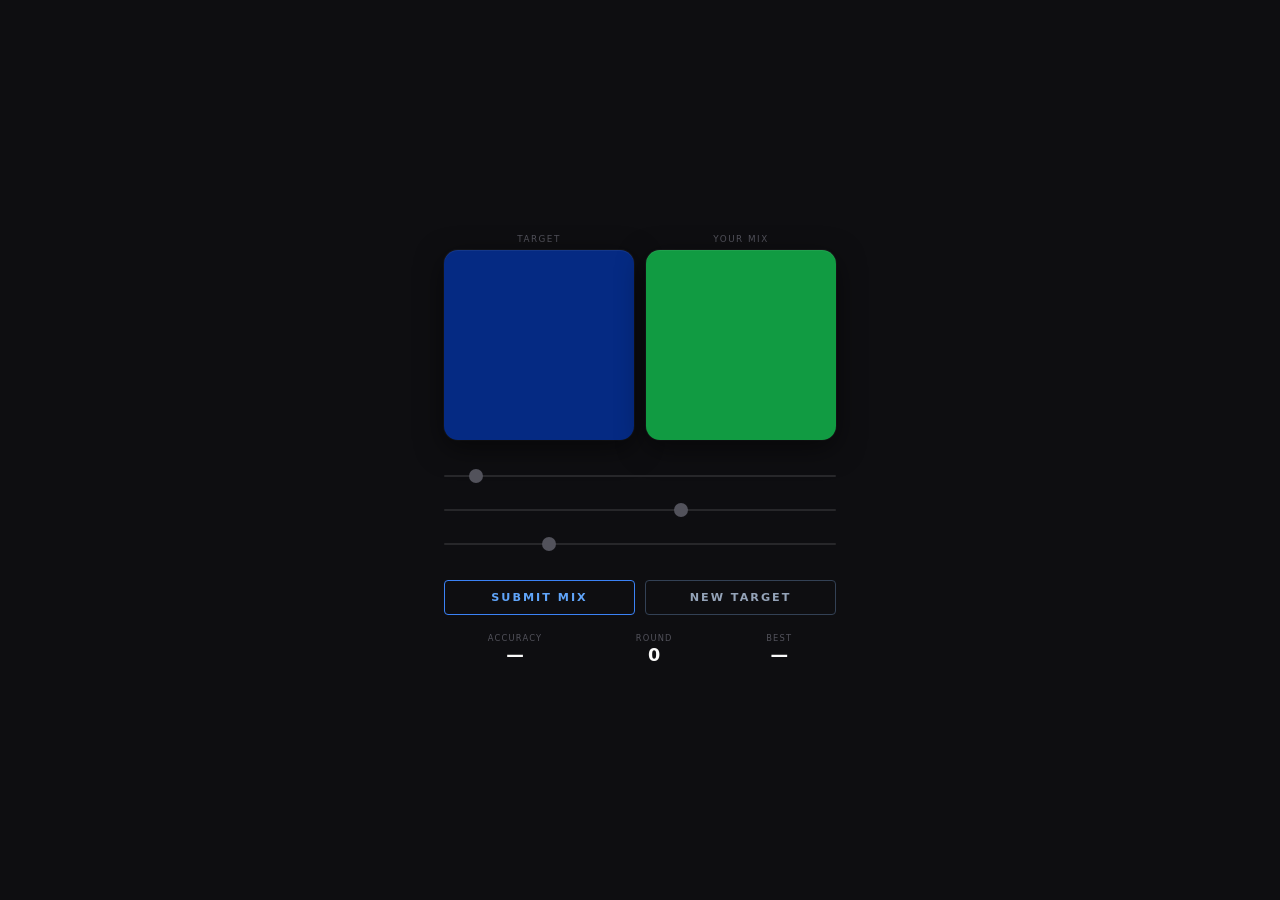
<file: blind-color-mixer/index.html>
<!DOCTYPE html>
<html lang="en">
<head>
  <meta charset="UTF-8">
  <meta name="viewport" content="width=device-width, initial-scale=1.0">
  <title>Blind Color Mixer — Design Lab</title>
  <link rel="stylesheet" href="style.css">
</head>
<body>
  <div id="app">
    <div id="panels">
      <div class="panel">
        <span class="panel-label">TARGET</span>
        <div id="targetBox" class="color-box"></div>
      </div>
      <div class="panel">
        <span class="panel-label">YOUR MIX</span>
        <div id="mixBox" class="color-box"></div>
      </div>
    </div>

    <div id="sliders">
      <input type="range" min="0" max="255" id="redSlider" class="blind-slider" data-channel="R">
      <input type="range" min="0" max="255" id="greenSlider" class="blind-slider" data-channel="G">
      <input type="range" min="0" max="255" id="blueSlider" class="blind-slider" data-channel="B">
    </div>

    <div id="actions">
      <button id="submitBtn" class="btn primary">SUBMIT MIX</button>
      <button id="newBtn" class="btn secondary">NEW TARGET</button>
    </div>

    <div id="hud">
      <div class="hud-cell">
        <span class="hud-label">Accuracy</span>
        <span id="accuracyDisplay" class="hud-value">—</span>
      </div>
      <div class="hud-cell">
        <span class="hud-label">Round</span>
        <span id="roundDisplay" class="hud-value">0</span>
      </div>
      <div class="hud-cell">
        <span class="hud-label">Best</span>
        <span id="bestDisplay" class="hud-value">—</span>
      </div>
    </div>

    <div id="overlay" class="hidden">
      <div class="modal">
        <h2 id="resultTitle">RESULT</h2>
        <div class="modal-divider"></div>
        <div class="modal-body">
          <div id="accuracyBlock">
            <span id="accuracyPct" class="accuracy-big">0.0%</span>
            <span class="accuracy-label">ACCURACY</span>
          </div>
          <div id="rgbCompare">
            <div class="rgb-row">
              <span class="rgb-label">Target</span>
              <span id="targetRgb" class="rgb-value">rgb(0, 0, 0)</span>
              <span id="targetSwatch" class="swatch"></span>
            </div>
            <div class="rgb-row">
              <span class="rgb-label">Your Mix</span>
              <span id="mixRgb" class="rgb-value">rgb(0, 0, 0)</span>
              <span id="mixSwatch" class="swatch"></span>
            </div>
          </div>
        </div>
        <button id="continueBtn" class="btn primary">CONTINUE</button>
      </div>
    </div>
  </div>

  <script src="script.js"></script>
</body>
</html>
</file>
<file: Acoustics Wave Interference/style.css>
*,*::before,*::after{margin:0;padding:0;box-sizing:border-box}

body{
  background:#030509;
  min-height:100vh;
  display:flex;justify-content:center;align-items:center;
  font-family:'Consolas','Courier New','Lucida Console',monospace;
  overflow:hidden;color:#475569;
}

#app{
  width:min(98vmin,960px);
  height:min(98vmin,700px);
  display:flex;flex-direction:column;
  gap:clamp(2px,0.25vmin,4px);
}

/* ─── Panel ────────────────────────────────────── */
#panel{
  display:flex;justify-content:center;
  gap:clamp(8px,1vmin,16px);
  padding:clamp(4px,0.4vmin,7px);
  background:rgba(255,255,255,0.005);
  border:1px solid rgba(0,240,255,0.03);
  border-radius:clamp(3px,0.35vmin,5px);
  flex-wrap:wrap;
}
.pg{display:flex;align-items:center;gap:clamp(3px,0.3vmin,5px)}
.pl{
  font-size:clamp(6px,0.65vmin,9px);
  color:#334155;text-transform:uppercase;letter-spacing:1px;
  min-width:clamp(28px,3.2vmin,44px);
}
.pv{
  font-size:clamp(7px,0.8vmin,10px);
  color:#64748b;font-weight:700;font-variant-numeric:tabular-nums;
  min-width:clamp(24px,2.8vmin,38px);text-align:center;
}
#panel input[type=range]{
  width:clamp(36px,5vmin,70px);
  -webkit-appearance:none;appearance:none;
  height:3px;background:rgba(0,240,255,0.05);border-radius:2px;outline:none;
}
#panel input[type=range]::-webkit-slider-thumb{
  -webkit-appearance:none;width:11px;height:11px;border-radius:50%;
  background:#00f0ff;cursor:pointer;box-shadow:0 0 6px rgba(0,240,255,0.3);
}

/* ─── Main row ─────────────────────────────────── */
#mainRow{
  flex:1;display:flex;
  gap:clamp(2px,0.25vmin,4px);
  min-height:0;
}

/* ─── Canvas ───────────────────────────────────── */
#canvasWrap{
  flex:1;position:relative;
  border:1px solid rgba(0,240,255,0.02);
  border-radius:clamp(3px,0.35vmin,5px);
  background:#020408;
  overflow:hidden;
}
#waveCanvas{display:block;width:100%;height:100%;image-rendering:pixelated}

.hint{
  position:absolute;bottom:clamp(5px,0.6vmin,8px);
  left:50%;transform:translateX(-50%);
  font-size:clamp(6px,0.7vmin,9px);
  color:#334155;letter-spacing:1px;
  pointer-events:none;
}

/* ─── Telemetry ───────────────────────────────── */
#telemetry{
  width:clamp(80px,12vmin,130px);
  display:flex;flex-direction:column;justify-content:center;
  gap:clamp(8px,0.9vmin,14px);
  padding:clamp(6px,0.7vmin,10px);
  border:1px solid rgba(0,240,255,0.02);
  border-radius:clamp(3px,0.35vmin,5px);
  background:rgba(255,255,255,0.005);
}
.tm{display:flex;flex-direction:column;gap:clamp(1px,0.1vmin,2px)}
.tm .tl{
  font-size:clamp(5px,0.6vmin,8px);
  color:#334155;text-transform:uppercase;letter-spacing:1px;
}
.tm .tv{
  font-size:clamp(9px,1.1vmin,15px);
  color:#64748b;font-weight:700;font-variant-numeric:tabular-nums;
}
#ampVal{color:#00f0ff}
#conVal{color:#00ff88}
#phaseVal{color:#ffd700}

/* ─── Footer ──────────────────────────────────── */
#footer{
  display:flex;justify-content:center;
  gap:clamp(8px,1vmin,14px);
  padding:clamp(3px,0.35vmin,5px);
  background:rgba(255,255,255,0.005);
  border:1px solid rgba(0,240,255,0.03);
  border-radius:clamp(3px,0.35vmin,5px);
}
#footer button{
  padding:clamp(4px,0.5vmin,7px) clamp(12px,1.5vmin,20px);
  background:transparent;
  border:1px solid rgba(0,240,255,0.04);
  border-radius:3px;
  color:#475569;
  font-family:inherit;
  font-size:clamp(7px,0.8vmin,10px);
  font-weight:600;letter-spacing:1px;
  cursor:pointer;transition:all 0.15s;text-transform:uppercase;
}
#footer button:hover{border-color:rgba(0,240,255,0.12);color:#00f0ff}

@media(max-width:600px){
  #mainRow{flex-direction:column}
  #telemetry{width:auto;flex-direction:row;gap:12px}
}
</file>
<file: AI Search Algorithm Visualizer/style.css>
*,*::before,*::after{margin:0;padding:0;box-sizing:border-box}

body{
  background:#05060b;
  min-height:100vh;display:flex;justify-content:center;align-items:center;
  font-family:'Consolas','Courier New','Lucida Console',monospace;
  overflow:hidden;color:#475569;
}

#app{
  width:min(98vmin,1100px);
  height:min(98vmin,760px);
  display:flex;flex-direction:column;
  gap:clamp(2px,0.2vmin,4px);
}

/* ─── Top bar ────────────────────────────────── */
#topBar{
  display:flex;align-items:center;
  gap:clamp(6px,0.7vmin,12px);
  padding:clamp(4px,0.4vmin,6px);
  background:rgba(255,255,255,0.005);
  border:1px solid rgba(0,240,255,0.03);
  border-radius:clamp(3px,0.3vmin,5px);
  flex-wrap:wrap;
}
#topBar select{
  padding:clamp(3px,0.35vmin,5px);
  background:rgba(255,255,255,0.02);
  border:1px solid rgba(0,240,255,0.04);
  border-radius:3px;
  color:#64748b;font-family:inherit;
  font-size:clamp(6px,0.7vmin,9px);
  outline:none;cursor:pointer;
}
#topBar select option{background:#05060b;color:#64748b}
.pg{display:flex;align-items:center;gap:clamp(2px,0.2vmin,4px)}
.pl{
  font-size:clamp(5px,0.5vmin,7px);
  color:#334155;text-transform:uppercase;letter-spacing:1px;
}
.pv{
  font-size:clamp(6px,0.7vmin,9px);
  color:#00f0ff;font-weight:700;
  min-width:clamp(12px,1.5vmin,18px);text-align:center;
}
#topBar input[type=range]{
  width:clamp(35px,4.5vmin,60px);
  -webkit-appearance:none;appearance:none;
  height:3px;background:rgba(0,240,255,0.05);border-radius:2px;outline:none;
}
#topBar input[type=range]::-webkit-slider-thumb{
  -webkit-appearance:none;width:10px;height:10px;border-radius:50%;
  background:#00f0ff;cursor:pointer;box-shadow:0 0 5px rgba(0,240,255,0.3);
}
.tm{display:flex;flex-direction:column;align-items:center;gap:1px}
.tm .tl{
  font-size:clamp(4px,0.4vmin,6px);
  color:#334155;text-transform:uppercase;letter-spacing:1px;
}
.tm .tv{
  font-size:clamp(7px,0.8vmin,11px);
  font-weight:700;font-variant-numeric:tabular-nums;
}
#expVal{color:#00f0ff}
#visVal{color:#ff2a5f}
#pathVal{color:#00ff66}
#timeVal{color:#ffd700}

/* ─── Grid ───────────────────────────────────── */
#gridWrap{
  flex:1;display:flex;justify-content:center;align-items:center;
  border:1px solid rgba(0,240,255,0.02);
  border-radius:clamp(3px,0.3vmin,5px);
  background:#04050a;overflow:hidden;
  min-height:0;
}
#grid{
  display:grid;
  grid-template-columns:repeat(30, 1fr);
  gap:1px;
  width:min(60vmin,90%);
  aspect-ratio:30/20;
}
.cell{
  aspect-ratio:1;
  background:rgba(255,255,255,0.005);
  border-radius:1px;
  cursor:pointer;
  transition:background 0.1s;
}
.cell.wall{background:rgba(255,215,0,0.15);border:1px solid rgba(255,215,0,0.05)}
.cell.start{background:rgba(0,255,102,0.2);border:1px solid rgba(0,255,102,0.1)}
.cell.end{background:rgba(255,42,95,0.2);border:1px solid rgba(255,42,95,0.1)}
.cell.visited{background:rgba(0,240,255,0.06)}
.cell.frontier{background:rgba(255,42,95,0.08)}
.cell.path{background:rgba(0,255,102,0.15)}
.cell.current{background:rgba(255,42,95,0.2)}

/* ─── Footer ─────────────────────────────────── */
#footer{
  display:flex;justify-content:center;
  gap:clamp(4px,0.5vmin,8px);
  padding:clamp(3px,0.3vmin,5px);
  background:rgba(255,255,255,0.005);
  border:1px solid rgba(0,240,255,0.03);
  border-radius:clamp(3px,0.3vmin,5px);
  flex-wrap:wrap;
}
#footer button{
  padding:clamp(3px,0.35vmin,5px) clamp(8px,1vmin,14px);
  background:transparent;
  border:1px solid rgba(0,240,255,0.04);
  border-radius:3px;
  color:#475569;font-family:inherit;
  font-size:clamp(5px,0.6vmin,8px);
  font-weight:600;letter-spacing:1px;
  cursor:pointer;transition:all 0.15s;text-transform:uppercase;
}
#footer button:hover{border-color:rgba(0,240,255,0.12);color:#00f0ff}
#footer button:disabled{opacity:0.3;pointer-events:none}

@media(max-width:600px){
  #topBar{gap:4px}
  #grid{width:95%}
}
</file>
<file: AI-Excuse-Generator/style.css>
*{
    margin:0;
    padding:0;
    box-sizing:border-box;
    font-family:Arial, sans-serif;
}

body{
    background:#f4f4f4;
    display:flex;
    justify-content:center;
    align-items:center;
    min-height:100vh;
    transition:0.3s;
}

.container{
    background:white;
    padding:25px;
    width:90%;
    max-width:700px;
    border-radius:15px;
    box-shadow:0 5px 15px rgba(0,0,0,0.2);
}

h1{
    text-align:center;
    margin-bottom:20px;
}

input, select{
    width:100%;
    padding:12px;
    margin:8px 0;
    border:1px solid #ccc;
    border-radius:8px;
}

button{
    padding:12px;
    margin:8px 5px;
    border:none;
    border-radius:8px;
    cursor:pointer;
    background:#007bff;
    color:white;
}

button:hover{
    opacity:0.9;
}

textarea{
    width:100%;
    height:250px;
    margin-top:15px;
    padding:10px;
    resize:none;
}

.dark{
    background:#121212;
    color:white;
}

.dark .container{
    background:#1e1e1e;
}

.dark input,
.dark select,
.dark textarea{
    background:#333;
    color:white;
    border:1px solid #555;
}
/* UI/UX Enhancement: Glassmorphism and shadow depth updates */
.container {
    backdrop-filter: blur(10px) !important;
    border: 1px solid rgba(255, 255, 255, 0.15) !important;
    box-shadow: 0 8px 32px 0 rgba(31, 38, 135, 0.07) !important;
    transition: transform 0.3s ease, box-shadow 0.3s ease !important;
}
.container:hover {
    transform: translateY(-2px) !important;
    box-shadow: 0 12px 40px 0 rgba(31, 38, 135, 0.12) !important;
}
</file>
<file: AI-Tool-Navigator/style.css>
*{
    margin:0;
    padding:0;
    box-sizing:border-box;
    font-family:'Segoe UI',sans-serif;
}

:root{
    --bg:#0b1020;
    --card:#131b34;
    --card2:#1b2445;
    --primary:#8b5cf6;
    --secondary:#06b6d4;
    --text:#ffffff;
    --muted:#b6c2e1;
}

body{
    background:linear-gradient(135deg,#0b1020,#111827,#1a103d);
    color:var(--text);
}

/* Navbar */

.navbar{
    display:flex;
    justify-content:space-between;
    align-items:center;
    padding:20px 8%;
    position:sticky;
    top:0;
    backdrop-filter:blur(12px);
    background:rgba(11,16,32,.8);
    z-index:100;
}

.logo{
    display:flex;
    gap:10px;
    align-items:center;
}

.logo i{
    color:var(--secondary);
    font-size:28px;
}

nav{
    display:flex;
    gap:25px;
}

nav a{
    text-decoration:none;
    color:white;
    transition:.3s;
}

nav a:hover{
    color:var(--secondary);
}

/* Hero */

.hero{
    min-height:90vh;
    display:flex;
    align-items:center;
    justify-content:center;
    text-align:center;
    padding:40px;
}

.hero h1{
    font-size:4rem;
    max-width:900px;
    margin:auto;
    background:linear-gradient(
        90deg,
        #8b5cf6,
        #06b6d4
    );
    -webkit-background-clip:text;
    -webkit-text-fill-color:transparent;
}

.hero p{
    margin-top:20px;
    color:var(--muted);
    font-size:1.2rem;
    max-width:700px;
}

.start-btn{
    margin-top:30px;
    padding:15px 35px;
    border:none;
    border-radius:12px;
    background:linear-gradient(
        90deg,
        #8b5cf6,
        #06b6d4
    );
    color:white;
    font-size:1rem;
    cursor:pointer;
    transition:.3s;
}

.start-btn:hover{
    transform:translateY(-4px);
}

/* Sections */

section{
    padding:80px 8%;
}

section h2{
    text-align:center;
    margin-bottom:40px;
    font-size:2.5rem;
}

/* Analyzer */

.analyzer-card{
    background:var(--card);
    max-width:850px;
    margin:auto;
    padding:30px;
    border-radius:20px;
}

.analyzer-card input,
.analyzer-card textarea,
.analyzer-card select{
    width:100%;
    padding:15px;
    margin-bottom:15px;
    border:none;
    border-radius:12px;
    background:var(--card2);
    color:white;
}

#analyzeBtn{
    width:100%;
    padding:15px;
    border:none;
    border-radius:12px;
    background:linear-gradient(
        90deg,
        #8b5cf6,
        #06b6d4
    );
    color:white;
    cursor:pointer;
}

/* Results */

.results-container{
    display:grid;
    grid-template-columns:repeat(auto-fit,minmax(280px,1fr));
    gap:20px;
}

.result-card,
.tool-card,
.category-card,
.step{
    background:var(--card);
    border-radius:18px;
    padding:25px;
    transition:.3s;
}

.result-card:hover,
.tool-card:hover,
.category-card:hover,
.step:hover{
    transform:translateY(-8px);
}

/* Tool Grid */

.tool-grid{
    display:grid;
    grid-template-columns:repeat(auto-fit,minmax(230px,1fr));
    gap:20px;
}

.tool-card h3{
    color:var(--secondary);
    margin-bottom:10px;
}

/* Workflow */

.workflow-container{
    display:grid;
    grid-template-columns:repeat(auto-fit,minmax(220px,1fr));
    gap:20px;
}

.step span{
    width:45px;
    height:45px;
    border-radius:50%;
    display:flex;
    justify-content:center;
    align-items:center;
    background:var(--primary);
    margin-bottom:15px;
}

/* Categories */

.category-grid{
    display:grid;
    grid-template-columns:repeat(auto-fit,minmax(220px,1fr));
    gap:20px;
}

.category-card{
    text-align:center;
    font-size:1.2rem;
    cursor:pointer;
}

/* About */

.about{
    text-align:center;
}

.about p{
    color:var(--muted);
    max-width:900px;
    margin:15px auto;
    line-height:1.8;
}

/* Footer */

footer{
    text-align:center;
    padding:40px;
    background:#090d1b;
}

.socials{
    margin:20px 0;
}

.socials i{
    margin:0 10px;
    font-size:24px;
    cursor:pointer;
}

.socials i:hover{
    color:var(--secondary);
}

/* Mobile */

@media(max-width:768px){

    .navbar{
        flex-direction:column;
        gap:15px;
    }

    nav{
        flex-wrap:wrap;
        justify-content:center;
    }

    .hero h1{
        font-size:2.5rem;
    }
}
</file>
<file: Aim Trainer/style.css>
/* ═══════════════════════════════════════════════════════
   Aim Trainer — Tactical Shooting Lab Theme
   ═══════════════════════════════════════════════════════ */

*, *::before, *::after {
  margin: 0;
  padding: 0;
  box-sizing: border-box;
}

:root {
  --bg: #050811;
  --surface: rgba(255, 255, 255, 0.02);
  --border: rgba(51, 65, 85, 0.2);
  --text-primary: #e2e8f0;
  --text-secondary: #94a3b8;
  --text-muted: #475569;
  --yellow: #facc15;
  --yellow-glow: rgba(250, 204, 21, 0.35);
  --red: #ef4444;
  --red-glow: rgba(239, 68, 68, 0.4);
  --font-mono: 'Cascadia Code', 'Fira Code', 'JetBrains Mono', 'Consolas', monospace;
}

html { font-size: 16px; }

body {
  font-family: var(--font-mono);
  background: var(--bg);
  color: var(--text-primary);
  min-height: 100vh;
  display: flex;
  align-items: center;
  justify-content: center;
  padding: 12px;
  background-image:
    rgba(0,0,0,0) linear-gradient(rgba(255,255,255,0.015) 1px, transparent 1px),
    rgba(0,0,0,0) linear-gradient(90deg, rgba(255,255,255,0.015) 1px, transparent 1px);
  background-size: 20px 20px;
}

.app {
  max-width: 520px;
  width: 100%;
  display: flex;
  flex-direction: column;
  gap: 10px;
}

/* ─── Dashboard ─── */
.dash {
  display: flex;
  justify-content: center;
  gap: 14px;
  padding: 10px 14px;
  background: var(--surface);
  backdrop-filter: blur(14px);
  -webkit-backdrop-filter: blur(14px);
  border: 1px solid var(--border);
  border-radius: 10px;
}

.metric {
  display: flex;
  flex-direction: column;
  align-items: center;
  gap: 1px;
  min-width: 44px;
}

.m-label {
  font-size: 0.45rem;
  letter-spacing: 2px;
  text-transform: uppercase;
  color: var(--text-muted);
}

.m-value {
  font-size: 0.9rem;
  font-weight: 700;
  font-variant-numeric: tabular-nums;
}

.m-value.accent {
  color: var(--yellow);
  text-shadow: 0 0 12px var(--yellow-glow);
}

/* ─── Arena ─── */
.arena {
  position: relative;
  width: 100%;
  aspect-ratio: 1 / 1;
  background: rgba(10, 14, 26, 0.6);
  border: 1px solid var(--border);
  border-radius: 12px;
  overflow: hidden;
  cursor: crosshair;
  touch-action: none;
  box-shadow:
    inset 0 0 50px rgba(0, 0, 0, 0.3),
    0 0 30px rgba(250, 204, 21, 0.03);
}

/* ─── Target ─── */
.target {
  position: absolute;
  border-radius: 50%;
  cursor: crosshair;
  pointer-events: auto;
  animation: targetLife 1.2s ease forwards;
  z-index: 2;
}

.target .ring {
  position: absolute;
  border-radius: 50%;
  border: 1.5px solid rgba(250, 204, 21, 0.6);
  top: 50%;
  left: 50%;
  transform: translate(-50%, -50%);
  pointer-events: none;
}

.target .ring-1 { width: 70%; height: 70%; }
.target .ring-2 { width: 44%; height: 44%; border-color: rgba(250, 204, 21, 0.8); border-width: 2px; }

.target .dot {
  position: absolute;
  border-radius: 50%;
  top: 50%;
  left: 50%;
  transform: translate(-50%, -50%);
  width: 22%;
  height: 22%;
  background: var(--yellow);
  box-shadow: 0 0 12px var(--yellow-glow);
  pointer-events: none;
}

@keyframes targetLife {
  0%   { transform: scale(0); opacity: 0; }
  15%  { transform: scale(1); opacity: 1; }
  70%  { transform: scale(1); opacity: 1; }
  100% { transform: scale(0); opacity: 0; }
}

/* Hit flash overlay */
.target.hit {
  animation: none !important;
  transform: scale(1.3) !important;
  opacity: 0 !important;
  transition: all 0.08s ease;
}

/* ─── Click trail ─── */
.trail {
  position: absolute;
  border-radius: 50%;
  pointer-events: none;
  z-index: 1;
  animation: trailFade 0.35s ease forwards;
}

@keyframes trailFade {
  0%   { transform: scale(1); opacity: 1; }
  100% { transform: scale(1.8); opacity: 0; }
}

/* ─── Controls ─── */
.controls { text-align: center; }

.btn-start {
  background: var(--surface);
  backdrop-filter: blur(12px);
  -webkit-backdrop-filter: blur(12px);
  border: 1px solid var(--border);
  border-radius: 10px;
  padding: 10px 28px;
  color: var(--text-secondary);
  font-size: 0.78rem;
  font-family: var(--font-mono);
  font-weight: 500;
  cursor: pointer;
  transition: all 0.25s ease;
  letter-spacing: 0.5px;
}

.btn-start:hover {
  border-color: rgba(148, 163, 184, 0.3);
  color: var(--text-primary);
  transform: translateY(-1px);
}

.btn-start.primary {
  background: var(--yellow);
  color: #0a0a0a;
  border-color: var(--yellow);
}

.btn-start.primary:hover {
  box-shadow: 0 4px 20px var(--yellow-glow);
  filter: brightness(1.08);
}

.btn-start:disabled {
  opacity: 0.4;
  pointer-events: none;
}

/* ─── Modal ─── */
.modal {
  display: none;
  position: fixed;
  inset: 0;
  background: rgba(5, 8, 17, 0.9);
  backdrop-filter: blur(14px);
  -webkit-backdrop-filter: blur(14px);
  z-index: 100;
  align-items: center;
  justify-content: center;
  padding: 20px;
}

.modal.active { display: flex; }

.modal-card {
  background: #0c1025;
  border: 1px solid var(--border);
  border-radius: 18px;
  padding: 30px 24px;
  max-width: 280px;
  width: 100%;
  text-align: center;
  animation: modalIn 0.4s ease;
  box-shadow: 0 0 50px rgba(0, 0, 0, 0.5);
}

@keyframes modalIn {
  from { opacity: 0; transform: scale(0.85) translateY(12px); }
  to { opacity: 1; transform: scale(1) translateY(0); }
}

.modal-title {
  font-size: 1rem;
  font-weight: 800;
  letter-spacing: 3px;
  margin-bottom: 18px;
  color: var(--yellow);
  text-shadow: 0 0 16px var(--yellow-glow);
}

.modal-stats {
  display: flex;
  flex-direction: column;
  gap: 4px;
  margin-bottom: 22px;
}

.m-row {
  display: flex;
  justify-content: space-between;
  padding: 7px 0;
  border-bottom: 1px solid rgba(255, 255, 255, 0.04);
  font-size: 0.78rem;
}

.m-row span:first-child { color: var(--text-secondary); }
.m-row span:last-child { font-weight: 700; }

.btn-restart {
  background: linear-gradient(135deg, var(--yellow), #eab308);
  border: none;
  border-radius: 12px;
  padding: 12px 32px;
  color: #0a0a0a;
  font-size: 0.78rem;
  font-weight: 600;
  font-family: var(--font-mono);
  cursor: pointer;
  transition: all 0.25s ease;
  letter-spacing: 1px;
}

.btn-restart:hover {
  transform: translateY(-2px);
  box-shadow: 0 6px 24px var(--yellow-glow);
}

.btn-restart:active { transform: scale(0.97); }

/* ─── Responsive ─── */
@media (max-width: 400px) {
  body { padding: 6px; }
  .dash { gap: 6px; padding: 8px 8px; }
  .m-value { font-size: 0.75rem; }
  .metric { min-width: 34px; }
}

/* UI/UX: Custom target hit animations and transition timings */
.target {
    transition: transform 0.1s cubic-bezier(0.175, 0.885, 0.32, 1.275) !important;
}
.target:active {
    transform: scale(0.8) !important;
}
</file>
<file: API Request Simulator/style.css>
*,*::before,*::after{margin:0;padding:0;box-sizing:border-box}

body{
  background:#05070c;
  min-height:100vh;display:flex;justify-content:center;align-items:center;
  font-family:'Consolas','Courier New','Lucida Console',monospace;
  overflow:hidden;color:#475569;
}

#app{
  width:min(98vmin,1100px);
  height:min(98vmin,760px);
  display:flex;flex-direction:column;
  gap:clamp(2px,0.2vmin,4px);
}

/* ─── Top bar ────────────────────────────────── */
#topBar{
  display:flex;gap:clamp(3px,0.35vmin,6px);
  padding:clamp(4px,0.4vmin,6px);
  background:rgba(255,255,255,0.005);
  border:1px solid rgba(0,240,255,0.03);
  border-radius:clamp(3px,0.3vmin,5px);
  align-items:center;
}
#methodSel{
  padding:clamp(3px,0.35vmin,5px) clamp(6px,0.7vmin,10px);
  background:rgba(255,255,255,0.02);
  border:1px solid rgba(0,240,255,0.04);
  border-radius:3px;
  color:#64748b;font-family:inherit;
  font-size:clamp(7px,0.8vmin,11px);
  font-weight:700;outline:none;cursor:pointer;
  text-transform:uppercase;
}
#methodSel.GET{color:#00f0ff;border-color:rgba(0,240,255,0.1)}
#methodSel.POST{color:#00ff66;border-color:rgba(0,255,102,0.1)}
#methodSel.PUT{color:#ffd700;border-color:rgba(255,215,0,0.1)}
#methodSel.DELETE{color:#ff2a5f;border-color:rgba(255,42,95,0.1)}
#methodSel option{background:#05070c}
#endpointInput{
  flex:1;
  padding:clamp(3px,0.35vmin,5px);
  background:rgba(255,255,255,0.01);
  border:1px solid rgba(0,240,255,0.04);
  border-radius:3px;
  color:#94a3b8;font-family:inherit;
  font-size:clamp(7px,0.8vmin,11px);
  outline:none;
}
#endpointInput:focus{border-color:rgba(0,240,255,0.1);color:#cbd5e1}
#sendBtn{
  padding:clamp(4px,0.45vmin,7px) clamp(12px,1.5vmin,22px);
  background:transparent;
  border:1px solid rgba(0,240,255,0.04);
  border-radius:3px;
  color:#475569;font-family:inherit;
  font-size:clamp(7px,0.8vmin,11px);
  font-weight:700;letter-spacing:1px;
  cursor:pointer;transition:all 0.15s;text-transform:uppercase;
}
#sendBtn:hover{border-color:rgba(0,240,255,0.12);color:#00f0ff}
#sendBtn:disabled{opacity:0.3;pointer-events:none}

/* ─── Mid row ────────────────────────────────── */
#midRow{
  flex:1;display:flex;
  gap:clamp(2px,0.2vmin,4px);
  min-height:0;
}

/* Request column */
#requestCol{
  width:clamp(140px,22vmin,240px);
  display:flex;flex-direction:column;
  padding:clamp(4px,0.4vmin,6px);
  background:rgba(255,255,255,0.005);
  border:1px solid rgba(0,240,255,0.03);
  border-radius:clamp(3px,0.3vmin,5px);
  overflow:hidden;
}
.sectionLabel{
  font-size:clamp(5px,0.5vmin,7px);
  color:#334155;text-transform:uppercase;letter-spacing:2px;
  margin-bottom:clamp(2px,0.2vmin,4px);
}
#headersGrid{display:flex;flex-direction:column;gap:clamp(2px,0.2vmin,3px)}
.hdrRow{display:flex;gap:clamp(2px,0.2vmin,3px)}
.hdrRow input{
  flex:1;
  padding:clamp(2px,0.2vmin,4px);
  background:rgba(255,255,255,0.01);
  border:1px solid rgba(0,240,255,0.03);
  border-radius:2px;
  color:#64748b;font-family:inherit;
  font-size:clamp(5px,0.55vmin,7px);
  outline:none;
}
.hdrRow input:focus{border-color:rgba(0,240,255,0.08)}
#addHdrBtn{
  margin-top:clamp(2px,0.2vmin,3px);
  padding:clamp(2px,0.2vmin,4px);
  background:transparent;
  border:1px solid rgba(0,240,255,0.03);
  border-radius:2px;
  color:#334155;font-family:inherit;
  font-size:clamp(5px,0.55vmin,7px);
  cursor:pointer;text-transform:uppercase;letter-spacing:1px;
}
#addHdrBtn:hover{border-color:rgba(0,240,255,0.08);color:#475569}
#bodyArea{
  flex:1;resize:none;min-height:clamp(40px,6vmin,70px);
  background:rgba(255,255,255,0.01);
  border:1px solid rgba(0,240,255,0.03);
  border-radius:3px;
  color:#94a3b8;font-family:inherit;
  font-size:clamp(6px,0.7vmin,9px);
  padding:clamp(3px,0.35vmin,5px);
  outline:none;line-height:1.5;
}
#bodyArea:focus{border-color:rgba(0,240,255,0.08)}
#bodyArea.shake{animation:bodyShake 0.2s}
@keyframes bodyShake{
  0%,100%{transform:translateX(0)}
  25%{transform:translateX(-4px)}
  75%{transform:translateX(4px)}
}

/* Response column */
#responseCol{
  flex:1;display:flex;flex-direction:column;
  border:1px solid rgba(0,240,255,0.02);
  border-radius:clamp(3px,0.3vmin,5px);
  background:#04050a;overflow:hidden;
}
#respMeta{
  display:flex;gap:clamp(8px,1vmin,16px);
  padding:clamp(4px,0.4vmin,6px);
  border-bottom:1px solid rgba(0,240,255,0.03);
}
.rm{display:flex;gap:clamp(3px,0.35vmin,5px);align-items:center}
.rmLbl{
  font-size:clamp(5px,0.55vmin,7px);
  color:#334155;text-transform:uppercase;letter-spacing:1px;
}
.rmVal{
  font-size:clamp(7px,0.8vmin,11px);
  font-weight:700;font-variant-numeric:tabular-nums;
}
#statusVal{color:#475569}
#statusVal.ok{color:#00ff66}
#statusVal.err{color:#ff2a5f}
#latVal{color:#ffd700}
#sizeVal{color:#00f0ff}
#respBody{
  flex:1;overflow:auto;
  padding:clamp(4px,0.4vmin,6px);
  font-size:clamp(6px,0.7vmin,9px);
  line-height:1.6;white-space:pre-wrap;
  color:#94a3b8;
}
#respBody .key{color:#00f0ff}
#respBody .str{color:#00ff66}
#respBody .num{color:#ff2a5f}
#respBody .bool{color:#ffd700}
#respBody .null{color:#475569}
#respBody .bracket{color:#64748b}

/* History column */
#historyCol{
  width:clamp(80px,12vmin,130px);
  display:flex;flex-direction:column;
  padding:clamp(4px,0.4vmin,6px);
  border:1px solid rgba(0,240,255,0.02);
  border-radius:clamp(3px,0.3vmin,5px);
  background:rgba(255,255,255,0.005);
  overflow:hidden;
}
#historyLog{
  flex:1;overflow-y:auto;
  display:flex;flex-direction:column;gap:clamp(2px,0.2vmin,4px);
}
.histEntry{
  display:flex;flex-direction:column;
  padding:clamp(2px,0.2vmin,4px);
  border:1px solid rgba(0,240,255,0.02);
  border-radius:2px;
  font-size:clamp(4px,0.45vmin,6px);
  line-height:1.4;
}
.histEntry .heMethod{font-weight:700;letter-spacing:1px}
.histEntry .heEndpoint{color:#64748b}
.histEntry .heStatus{font-weight:700}
.histEntry.GET .heMethod{color:#00f0ff}
.histEntry.POST .heMethod{color:#00ff66}
.histEntry.PUT .heMethod{color:#ffd700}
.histEntry.DELETE .heMethod{color:#ff2a5f}

/* Footer */
#footer{
  display:flex;justify-content:center;
  padding:clamp(3px,0.3vmin,5px);
  background:rgba(255,255,255,0.005);
  border:1px solid rgba(0,240,255,0.03);
  border-radius:clamp(3px,0.3vmin,5px);
}
#footer button{
  padding:clamp(4px,0.4vmin,6px) clamp(12px,1.5vmin,20px);
  background:transparent;
  border:1px solid rgba(0,240,255,0.04);
  border-radius:3px;
  color:#475569;font-family:inherit;
  font-size:clamp(6px,0.7vmin,9px);
  font-weight:600;letter-spacing:1px;
  cursor:pointer;transition:all 0.15s;text-transform:uppercase;
}
#footer button:hover{border-color:rgba(0,240,255,0.12);color:#00f0ff}

@media(max-width:700px){
  #midRow{flex-direction:column}
  #requestCol{width:100%}
  #historyCol{width:100%;max-height:100px}
}
</file>
<file: Archery Game/style.css>
*, *::before, *::after {
  margin: 0;
  padding: 0;
  box-sizing: border-box;
}

body {
  background: #05070c;
  min-height: 100vh;
  display: flex;
  justify-content: center;
  align-items: center;
  font-family: 'Segoe UI', 'Roboto', system-ui, sans-serif;
  overflow: hidden;
}

#app {
  width: min(96vmin, 680px);
  display: flex;
  flex-direction: column;
  gap: clamp(4px, 1vmin, 10px);
  align-items: center;
}

#telemetry {
  width: 100%;
  display: flex;
  justify-content: space-between;
  align-items: center;
  padding: clamp(6px, 1.2vmin, 14px) clamp(8px, 1.6vmin, 18px);
  background: rgba(255, 255, 255, 0.02);
  border: 1px solid rgba(0, 255, 200, 0.12);
  border-radius: clamp(6px, 1vmin, 12px);
  backdrop-filter: blur(12px);
  -webkit-backdrop-filter: blur(12px);
  flex-wrap: wrap;
  gap: 4px;
}

.stat {
  display: flex;
  flex-direction: column;
  align-items: center;
  min-width: clamp(40px, 8vmin, 70px);
}

.stat .label {
  font-size: clamp(7px, 1.2vmin, 11px);
  color: #475569;
  letter-spacing: 2px;
  text-transform: uppercase;
  font-weight: 400;
}

.stat .value {
  font-size: clamp(14px, 2.8vmin, 24px);
  color: #e2e8f0;
  font-weight: 700;
  font-variant-numeric: tabular-nums;
  letter-spacing: 1px;
}

.stat .value.gold {
  color: #ffd700;
  text-shadow: 0 0 12px rgba(255, 215, 0, 0.3);
}

#difficulty {
  display: flex;
  gap: clamp(3px, 0.6vmin, 8px);
}

.diff-btn {
  padding: clamp(4px, 0.7vmin, 10px) clamp(8px, 1.4vmin, 16px);
  font-size: clamp(8px, 1.3vmin, 13px);
  font-weight: 600;
  letter-spacing: 1px;
  background: transparent;
  border: 1px solid rgba(71, 85, 105, 0.3);
  color: #475569;
  border-radius: 4px;
  cursor: pointer;
  transition: all 0.25s ease;
  text-transform: uppercase;
  font-family: inherit;
}

.diff-btn:hover {
  border-color: rgba(0, 255, 200, 0.4);
  color: #94a3b8;
}

.diff-btn.active {
  border-color: #00ffc8;
  color: #00ffc8;
  box-shadow: 0 0 12px rgba(0, 255, 200, 0.15);
  background: rgba(0, 255, 200, 0.06);
}

#canvasWrap {
  position: relative;
  width: 100%;
  aspect-ratio: 640 / 400;
  border-radius: clamp(6px, 1vmin, 12px);
  overflow: hidden;
  box-shadow:
    0 0 24px rgba(0, 255, 200, 0.06),
    inset 0 0 40px rgba(0, 0, 0, 0.4);
  border: 1px solid rgba(0, 255, 200, 0.15);
}

#gameCanvas {
  display: block;
  width: 100%;
  height: 100%;
  cursor: crosshair;
}

.info-msg {
  position: absolute;
  top: 50%;
  left: 50%;
  transform: translate(-50%, -50%);
  color: #ffd700;
  font-size: clamp(14px, 2.6vmin, 24px);
  font-weight: 700;
  letter-spacing: 2px;
  text-shadow: 0 0 20px rgba(255, 215, 0, 0.5);
  pointer-events: none;
  animation: fadeUp 1.2s ease forwards;
}

@keyframes fadeUp {
  0% { opacity: 1; transform: translate(-50%, -50%) scale(1); }
  100% { opacity: 0; transform: translate(-50%, -100%) scale(1.1); }
}

.modal {
  position: fixed;
  inset: 0;
  background: rgba(5, 7, 12, 0.92);
  backdrop-filter: blur(16px);
  -webkit-backdrop-filter: blur(16px);
  display: flex;
  justify-content: center;
  align-items: center;
  z-index: 100;
  transition: opacity 0.4s ease;
}

.modal.hidden {
  display: none;
  opacity: 0;
}

.modal-content {
  background: rgba(10, 13, 22, 0.95);
  border: 1px solid rgba(0, 255, 200, 0.15);
  border-radius: clamp(10px, 1.6vmin, 18px);
  padding: clamp(20px, 3.6vmin, 40px) clamp(24px, 4vmin, 48px);
  max-width: min(90vw, 400px);
  width: 100%;
  text-align: center;
  box-shadow: 0 0 40px rgba(0, 255, 200, 0.08);
}

.modal-content h2 {
  font-size: clamp(18px, 3.2vmin, 28px);
  color: #00ffc8;
  letter-spacing: 4px;
  font-weight: 300;
  margin-bottom: clamp(16px, 2.8vmin, 28px);
  text-shadow: 0 0 20px rgba(0, 255, 200, 0.2);
}

.modal-stats {
  display: grid;
  grid-template-columns: 1fr 1fr;
  gap: clamp(10px, 1.6vmin, 18px);
  margin-bottom: clamp(16px, 2.8vmin, 28px);
}

.modal-stat {
  display: flex;
  flex-direction: column;
  gap: 2px;
  padding: clamp(8px, 1.4vmin, 16px);
  background: rgba(255, 255, 255, 0.02);
  border-radius: 6px;
  border: 1px solid rgba(255, 255, 255, 0.04);
}

.modal-label {
  font-size: clamp(8px, 1.2vmin, 11px);
  color: #475569;
  letter-spacing: 2px;
  text-transform: uppercase;
}

.modal-val {
  font-size: clamp(20px, 3.6vmin, 32px);
  color: #e2e8f0;
  font-weight: 700;
  letter-spacing: 1px;
}

.modal-val.gold {
  color: #ffd700;
  text-shadow: 0 0 16px rgba(255, 215, 0, 0.3);
}

.breakdown {
  display: flex;
  justify-content: center;
  gap: clamp(12px, 2.4vmin, 28px);
  margin-bottom: clamp(16px, 2.8vmin, 28px);
  font-size: clamp(11px, 1.8vmin, 16px);
}

.breakdown span {
  display: flex;
  align-items: center;
  gap: 4px;
  color: #64748b;
  letter-spacing: 1px;
}

.breakdown .dot {
  display: inline-block;
  width: clamp(8px, 1.2vmin, 12px);
  height: clamp(8px, 1.2vmin, 12px);
  border-radius: 50%;
}

.dot.bullseye { background: #ffd700; box-shadow: 0 0 8px rgba(255, 215, 0, 0.5); }
.dot.inner   { background: #ef4444; box-shadow: 0 0 8px rgba(239, 68, 68, 0.4); }
.dot.outer   { background: #3b82f6; box-shadow: 0 0 8px rgba(59, 130, 246, 0.4); }

#restartBtn {
  padding: clamp(10px, 1.8vmin, 18px) clamp(28px, 5vmin, 56px);
  font-size: clamp(13px, 2.2vmin, 18px);
  font-weight: 700;
  letter-spacing: 2px;
  text-transform: uppercase;
  color: #05070c;
  background: #00ffc8;
  border: none;
  border-radius: 6px;
  cursor: pointer;
  transition: all 0.25s ease;
  font-family: inherit;
  box-shadow: 0 0 20px rgba(0, 255, 200, 0.2);
}

#restartBtn:hover {
  background: #33ffd4;
  box-shadow: 0 0 32px rgba(0, 255, 200, 0.4);
  transform: translateY(-1px);
}

#restartBtn:active {
  transform: translateY(0);
}

@media (max-width: 480px) {
  #telemetry {
    padding: 6px 8px;
  }
  .stat {
    min-width: auto;
  }
  .stat .label {
    font-size: 7px;
  }
  .stat .value {
    font-size: 13px;
  }
  .diff-btn {
    padding: 3px 7px;
    font-size: 8px;
  }
}

/* UI/UX Enhancement: Dashboard layouts and typography alignments */
#scoreboard {
    background: rgba(255, 255, 255, 0.9) !important;
    border-radius: 8px !important;
    padding: 10px 20px !important;
    box-shadow: 0 4px 6px rgba(0, 0, 0, 0.05) !important;
}
</file>
<file: Balloon POOP/style.css>
*,*::before,*::after{margin:0;padding:0;box-sizing:border-box}

body{
  background:#060813;
  min-height:100vh;
  display:flex;
  justify-content:center;
  align-items:center;
  font-family:'Consolas','Courier New','Lucida Console',monospace;
  overflow:hidden;
  color:#475569;
}

#app{
  width:min(96vmin,900px);
  height:min(94vmin,740px);
  display:flex;
  flex-direction:column;
  gap:clamp(3px,0.4vmin,7px);
}

/* ─── Telemetry ────────────────────────────────── */
#telemetry{
  display:flex;
  justify-content:center;
  gap:clamp(10px,2vmin,32px);
  padding:clamp(5px,0.6vmin,9px);
  background:rgba(255,255,255,0.005);
  border:1px solid rgba(0,240,255,0.03);
  border-radius:clamp(4px,0.5vmin,8px);
}
.tm{display:flex;align-items:center;gap:clamp(4px,0.5vmin,8px);font-size:clamp(8px,1vmin,13px);letter-spacing:1px}
.tl{color:#334155;text-transform:uppercase}
.tv{color:#64748b;font-weight:700;font-variant-numeric:tabular-nums;transition:color 0.2s}
#scoreVal{color:#00f0ff}
#multiVal{color:#a855f7}
#timeVal{color:#ffd700}
#bestVal{color:#00ff88}

/* ─── Sky ───────────────────────────────────────── */
#sky{
  flex:1;
  position:relative;
  border:1px solid rgba(0,240,255,0.02);
  border-radius:clamp(4px,0.5vmin,8px);
  overflow:hidden;
  background:#060813;
  background-image:
    radial-gradient(ellipse at 20% 80%,rgba(0,240,255,0.01) 0%,transparent 50%),
    radial-gradient(ellipse at 80% 30%,rgba(255,42,95,0.01) 0%,transparent 50%);
  cursor:crosshair;
}

/* ─── Start overlay ────────────────────────────── */
#startOverlay{
  position:absolute;inset:0;
  display:flex;flex-direction:column;
  justify-content:center;align-items:center;
  gap:clamp(10px,1.5vmin,22px);
  z-index:20;
  background:rgba(6,8,19,0.6);
  backdrop-filter:blur(2px);
}
.so-title{
  font-size:clamp(20px,3.2vmin,40px);
  font-weight:700;letter-spacing:6px;
  color:#ff2a5f;
  text-shadow:0 0 clamp(8px,1.2vmin,20px) rgba(255,42,95,0.2);
}
.so-sub{
  font-size:clamp(8px,1.1vmin,14px);
  color:#475569;text-align:center;line-height:1.6;
}
#startBtn{
  padding:clamp(8px,1.2vmin,16px) clamp(20px,3vmin,40px);
  background:transparent;
  border:1px solid rgba(0,240,255,0.1);
  border-radius:4px;
  color:#00f0ff;
  font-family:inherit;
  font-size:clamp(9px,1.2vmin,14px);
  font-weight:600;letter-spacing:2px;
  cursor:pointer;transition:all 0.2s;text-transform:uppercase;
}
#startBtn:hover{
  background:rgba(0,240,255,0.03);
  border-color:rgba(0,240,255,0.25);
  box-shadow:0 0 16px rgba(0,240,255,0.04);
}

/* ─── Balloon ───────────────────────────────────── */
.balloon{
  position:absolute;
  border-radius:50%;
  cursor:pointer;
  z-index:5;
  pointer-events:auto;
  will-change:transform;
  transition:transform 0.15s;
}
.balloon:hover{transform:scale(1.12);}

.balloon-body{
  width:100%;height:100%;
  border-radius:50%;
  position:relative;
}
.balloon-string{
  position:absolute;
  bottom:calc(-1 * clamp(20px,3vmin,36px));
  left:50%;
  width:1px;
  height:clamp(20px,3vmin,36px);
  opacity:0.15;
}

/* ─── Pop animation ────────────────────────────── */
.balloon.pop{
  animation:popBurst 0.3s ease-out forwards;
  pointer-events:none;
}
@keyframes popBurst{
  0%{transform:scale(1);opacity:1}
  40%{transform:scale(1.6);opacity:0.8}
  100%{transform:scale(0);opacity:0}
}

/* ─── Particle ──────────────────────────────────── */
.particle{
  position:absolute;
  border-radius:50%;
  pointer-events:none;
  z-index:10;
  animation:particleFly 0.6s ease-out forwards;
}
@keyframes particleFly{
  0%{transform:translate(0,0) scale(1);opacity:1}
  100%{transform:translate(var(--px),var(--py)) scale(0);opacity:0}
}

/* ─── Score popup ──────────────────────────────── */
.score-pop{
  position:absolute;
  font-size:clamp(10px,1.4vmin,18px);
  font-weight:700;
  pointer-events:none;
  z-index:15;
  animation:scoreFloat 0.7s ease-out forwards;
}
@keyframes scoreFloat{
  0%{transform:translateY(0);opacity:1}
  100%{transform:translateY(clamp(-20px,-3vmin,-36px));opacity:0}
}

/* ─── Sky shake ────────────────────────────────── */
#sky.shake{animation:skyShake 0.2s ease-out}
@keyframes skyShake{
  0%,100%{transform:translateX(0)}
  25%{transform:translateX(-3px)}
  50%{transform:translateX(3px)}
  75%{transform:translateX(-2px)}
}

/* ─── Modal ─────────────────────────────────────── */
#modal{
  position:fixed;inset:0;z-index:100;
  display:flex;justify-content:center;align-items:center;
  background:rgba(6,8,19,0.85);
  backdrop-filter:blur(4px);
}
#modal.hidden{display:none}
.mb{
  width:min(50vmin,360px);
  padding:clamp(20px,3vmin,36px);
  border:1px solid rgba(0,240,255,0.06);
  border-radius:clamp(6px,0.8vmin,12px);
  background:rgba(255,255,255,0.008);
  text-align:center;
  display:flex;flex-direction:column;
  align-items:center;gap:clamp(12px,1.5vmin,22px);
}
.mb-title{
  font-size:clamp(20px,2.8vmin,34px);
  font-weight:700;letter-spacing:4px;
  color:#ff2a5f;
}
.mb-stats{
  font-size:clamp(9px,1.2vmin,15px);
  color:#64748b;line-height:1.8;
}
#restartBtn{
  padding:clamp(8px,1.2vmin,16px) clamp(20px,3vmin,40px);
  background:transparent;
  border:1px solid rgba(0,240,255,0.1);
  border-radius:4px;
  color:#00f0ff;
  font-family:inherit;
  font-size:clamp(9px,1.2vmin,14px);
  font-weight:600;letter-spacing:2px;
  cursor:pointer;transition:all 0.2s;text-transform:uppercase;
}
#restartBtn:hover{
  background:rgba(0,240,255,0.03);
  border-color:rgba(0,240,255,0.25);
}

/* ─── Responsive ───────────────────────────────── */
@media(max-width:480px){
  #app{width:100vmin;height:100vmin}
  #telemetry{gap:4px;padding:3px}
  .tm{font-size:6px;gap:2px}
}
</file>
<file: Balloon Pop Game/style.css>
/* ═══════════════════════════════════════════════════════
   Balloon Pop Game — Cyberpunk Festival Theme
   ═══════════════════════════════════════════════════════ */

*, *::before, *::after {
  margin: 0;
  padding: 0;
  box-sizing: border-box;
}

:root {
  --bg: #060813;
  --surface: rgba(255, 255, 255, 0.02);
  --border: rgba(51, 65, 85, 0.2);
  --text-primary: #e2e8f0;
  --text-muted: #475569;
  --pink: #ff2a5f;
  --pink-glow: rgba(255, 42, 95, 0.3);
  --cyan: #00f0ff;
  --cyan-glow: rgba(0, 240, 255, 0.3);
  --violet: #a855f7;
  --violet-glow: rgba(168, 85, 247, 0.3);
  --font-mono: 'Cascadia Code', 'Fira Code', 'JetBrains Mono', 'Consolas', monospace;
}

html { font-size: 16px; }

body {
  font-family: var(--font-mono);
  background: var(--bg);
  color: var(--text-primary);
  min-height: 100vh;
  display: flex;
  align-items: center;
  justify-content: center;
  padding: 10px;
  background-image:
    radial-gradient(ellipse at 50% 80%, rgba(168, 85, 247, 0.015) 0%, transparent 40%);
}

.app {
  max-width: 480px;
  width: 100%;
  display: flex;
  flex-direction: column;
  gap: 8px;
}

/* ─── Dashboard ─── */
.dash {
  display: flex;
  justify-content: center;
  gap: 12px;
  padding: 10px 14px;
  background: var(--surface);
  backdrop-filter: blur(14px);
  -webkit-backdrop-filter: blur(14px);
  border: 1px solid var(--border);
  border-radius: 10px;
}

.metric {
  display: flex;
  flex-direction: column;
  align-items: center;
  gap: 1px;
  min-width: 40px;
}

.m-label {
  font-size: 0.45rem;
  letter-spacing: 2px;
  text-transform: uppercase;
  color: var(--text-muted);
}

.m-value {
  font-size: 0.85rem;
  font-weight: 700;
  font-variant-numeric: tabular-nums;
}

.m-value.accent {
  color: var(--pink);
  text-shadow: 0 0 10px var(--pink-glow);
}

/* ─── Sky ─── */
.sky {
  position: relative;
  width: 100%;
  height: 70vh;
  min-height: 300px;
  max-height: 600px;
  background: radial-gradient(ellipse at 50% 100%, #0a1630, #060813 70%);
  border: 1px solid var(--border);
  border-radius: 12px;
  overflow: hidden;
  cursor: crosshair;
  touch-action: none;
  box-shadow:
    inset 0 0 50px rgba(0,0,0,0.3),
    0 0 20px rgba(168, 85, 247, 0.03);
}

/* ─── Balloon ─── */
.balloon {
  position: absolute;
  bottom: -40px;
  border-radius: 50% 50% 50% 50% / 60% 60% 40% 40%;
  cursor: pointer;
  pointer-events: auto;
  z-index: 2;
  animation: floatUp linear forwards;
  will-change: transform;
}

.balloon::after {
  content: '';
  position: absolute;
  bottom: -8px;
  left: 50%;
  transform: translateX(-50%);
  width: 1px;
  height: 10px;
  background: rgba(255,255,255,0.15);
}

@keyframes floatUp {
  0%   { transform: translateY(0) rotate(-2deg); opacity: 1; }
  25%  { transform: translateY(-25vh) rotate(2deg); }
  50%  { transform: translateY(-50vh) rotate(-1deg); }
  75%  { transform: translateY(-75vh) rotate(1deg); }
  100% { transform: translateY(-100vh) rotate(0deg); opacity: 1; }
}

/* ─── Pop state ─── */
.balloon.pop {
  animation: none !important;
  transform: scale(1.4) !important;
  opacity: 0 !important;
  transition: all 0.12s ease;
  pointer-events: none;
}

/* ─── Particle ─── */
.particle {
  position: absolute;
  border-radius: 50%;
  pointer-events: none;
  z-index: 3;
  animation: particleFly 0.45s ease forwards;
}

@keyframes particleFly {
  0%   { transform: translate(0, 0) scale(1); opacity: 1; }
  100% { transform: translate(var(--dx), var(--dy)) scale(0); opacity: 0; }
}

/* ─── Miss shake ─── */
.sky.shake {
  animation: skyShake 0.3s ease;
}

@keyframes skyShake {
  0%, 100% { transform: translateX(0); }
  20% { transform: translateX(-5px); }
  40% { transform: translateX(5px); }
  60% { transform: translateX(-4px); }
  80% { transform: translateX(4px); }
}

/* ─── Controls ─── */
.controls { text-align: center; }

.btn-start {
  background: var(--surface);
  backdrop-filter: blur(12px);
  -webkit-backdrop-filter: blur(12px);
  border: 1px solid var(--border);
  border-radius: 10px;
  padding: 10px 28px;
  color: var(--text-muted);
  font-size: 0.75rem;
  font-family: var(--font-mono);
  cursor: pointer;
  transition: all 0.25s;
  letter-spacing: 0.5px;
}

.btn-start:hover {
  border-color: rgba(148, 163, 184, 0.25);
  color: var(--text-primary);
  transform: translateY(-1px);
}

.btn-start.primary {
  background: linear-gradient(135deg, var(--pink), var(--violet));
  color: #fff;
  border-color: transparent;
}

.btn-start.primary:hover {
  box-shadow: 0 4px 20px var(--pink-glow);
  filter: brightness(1.08);
}

.btn-start:disabled {
  opacity: 0.4;
  pointer-events: none;
}

/* ─── Modal ─── */
.modal {
  display: none;
  position: fixed;
  inset: 0;
  background: rgba(6, 8, 19, 0.9);
  backdrop-filter: blur(14px);
  -webkit-backdrop-filter: blur(14px);
  z-index: 100;
  align-items: center;
  justify-content: center;
  padding: 20px;
}

.modal.active { display: flex; }

.modal-card {
  background: #0d1225;
  border: 1px solid var(--border);
  border-radius: 18px;
  padding: 30px 24px;
  max-width: 280px;
  width: 100%;
  text-align: center;
  animation: modalIn 0.4s ease;
}

@keyframes modalIn {
  from { opacity: 0; transform: scale(0.85) translateY(12px); }
  to { opacity: 1; transform: scale(1) translateY(0); }
}

.modal-title {
  font-size: 1.05rem;
  font-weight: 800;
  letter-spacing: 4px;
  margin-bottom: 18px;
  background: linear-gradient(135deg, var(--pink), var(--cyan));
  -webkit-background-clip: text;
  -webkit-text-fill-color: transparent;
  background-clip: text;
}

.modal-stats {
  display: flex;
  flex-direction: column;
  gap: 4px;
  margin-bottom: 22px;
}

.m-row {
  display: flex;
  justify-content: space-between;
  padding: 7px 0;
  border-bottom: 1px solid rgba(255, 255, 255, 0.04);
  font-size: 0.78rem;
}

.m-row span:first-child { color: #94a3b8; }
.m-row span:last-child { font-weight: 700; }

.btn-restart {
  background: linear-gradient(135deg, var(--cyan), #0891b2);
  border: none;
  border-radius: 12px;
  padding: 12px 32px;
  color: #fff;
  font-size: 0.78rem;
  font-weight: 600;
  font-family: var(--font-mono);
  cursor: pointer;
  transition: all 0.25s;
}

.btn-restart:hover {
  transform: translateY(-2px);
  box-shadow: 0 6px 24px var(--cyan-glow);
}

.btn-restart:active { transform: scale(0.97); }

/* ─── Responsive ─── */
@media (max-width: 400px) {
  body { padding: 6px; }
  .dash { gap: 6px; padding: 8px 8px; }
  .m-value { font-size: 0.7rem; }
  .metric { min-width: 30px; }
  .sky { height: 60vh; min-height: 240px; }
}

/* UI/UX: Pop keyframe animations for popped balloons */
@keyframes balloon-pop {
    0% { transform: scale(1); opacity: 1; }
    100% { transform: scale(1.4); opacity: 0; }
}
.popped {
    animation: balloon-pop 0.2s ease-out forwards !important;
}
</file>
<file: Bisection Root Visualizer/style.css>
*,*::before,*::after{margin:0;padding:0;box-sizing:border-box}

body{
  background:#05070c;
  min-height:100vh;
  display:flex;justify-content:center;align-items:center;
  font-family:'Consolas','Courier New','Lucida Console',monospace;
  overflow:hidden;color:#475569;
}

#app{
  width:min(98vmin,900px);
  height:min(98vmin,680px);
  display:flex;flex-direction:column;
  gap:clamp(3px,0.35vmin,5px);
}

/* ─── Main row ────────────────────────────────── */
#mainRow{
  flex:1;display:flex;
  gap:clamp(3px,0.35vmin,5px);
  min-height:0;
}

/* ─── Shared ──────────────────────────────────── */
#panel,.vz-label,#logPanel{
  font-size:clamp(6px,0.75vmin,10px);
  color:#334155;text-transform:uppercase;letter-spacing:1px;
}

/* ─── Left panel ──────────────────────────────── */
#panel{
  width:28%;display:flex;flex-direction:column;
  gap:clamp(6px,0.7vmin,10px);
  padding:clamp(6px,0.7vmin,10px);
  border:1px solid rgba(0,240,255,0.02);
  border-radius:clamp(3px,0.35vmin,5px);
  background:rgba(255,255,255,0.005);
}
.pg{display:flex;flex-direction:column;gap:clamp(2px,0.25vmin,4px)}
.pl{
  font-size:clamp(6px,0.7vmin,9px);
  color:#334155;text-transform:uppercase;letter-spacing:1px;
}
.tv{color:#64748b;font-size:clamp(7px,0.85vmin,11px);font-weight:700}

#panel select,#panel input[type=number]{
  padding:clamp(3px,0.35vmin,5px);
  background:rgba(255,255,255,0.02);
  border:1px solid rgba(0,240,255,0.04);
  border-radius:3px;
  color:#64748b;
  font-family:inherit;
  font-size:clamp(7px,0.85vmin,11px);
  outline:none;
}
#panel select:hover,#panel input:hover{border-color:rgba(0,240,255,0.1)}
#panel select option{background:#05070c;color:#64748b}

#tolSlider{
  width:100%;-webkit-appearance:none;appearance:none;
  height:3px;background:rgba(0,240,255,0.05);border-radius:2px;outline:none;
}
#tolSlider::-webkit-slider-thumb{
  -webkit-appearance:none;width:12px;height:12px;border-radius:50%;
  background:#00f0ff;cursor:pointer;box-shadow:0 0 8px rgba(0,240,255,0.3);
}

.warn{
  padding:clamp(4px,0.5vmin,7px);
  font-size:clamp(6px,0.7vmin,9px);
  color:#ff2a5f;background:rgba(255,42,95,0.04);
  border:1px solid rgba(255,42,95,0.15);border-radius:3px;
  text-transform:none;letter-spacing:0.5px;line-height:1.4;
}
.warn.hidden{display:none}

/* ─── Center viz ──────────────────────────────── */
#vizArea{
  flex:1;display:flex;flex-direction:column;
  gap:clamp(4px,0.5vmin,7px);
  padding:clamp(8px,0.9vmin,14px);
  border:1px solid rgba(0,240,255,0.02);
  border-radius:clamp(3px,0.35vmin,5px);
  background:#04060c;
}
.vz-label{
  font-size:clamp(7px,0.85vmin,11px);
  color:#334155;text-align:center;
}

#vizTrack{
  flex:1;display:flex;flex-direction:column;
  justify-content:center;gap:clamp(6px,0.7vmin,10px);
}
#vizBar{
  position:relative;height:clamp(24px,3.5vmin,40px);
  background:rgba(255,255,255,0.005);
  border-radius:clamp(2px,0.25vmin,4px);
  border:1px solid rgba(255,255,255,0.02);
  overflow:visible;
}
.mark{
  position:absolute;top:-4px;
  width:clamp(16px,2.2vmin,26px);height:clamp(16px,2.2vmin,26px);
  border-radius:50%;display:flex;align-items:center;justify-content:center;
  font-size:clamp(7px,0.8vmin,11px);font-weight:700;
  transform:translate(-50%,0);
  transition:left 0.3s ease;
  z-index:2;
}
.mark-a{background:rgba(0,240,255,0.12);color:#00f0ff;border:1px solid rgba(0,240,255,0.2)}
.mark-b{background:rgba(255,42,95,0.12);color:#ff2a5f;border:1px solid rgba(255,42,95,0.2)}
.mark-m{background:rgba(0,255,136,0.12);color:#00ff88;border:1px solid rgba(0,255,136,0.2)}
.mark.hidden{display:none}

#vizLabels{
  display:flex;justify-content:space-between;align-items:center;
  position:relative;height:clamp(12px,1.5vmin,18px);
}
.vl{
  font-size:clamp(7px,0.85vmin,11px);
  color:#475569;font-weight:600;font-variant-numeric:tabular-nums;
}
.vl.vm{
  position:absolute;left:50%;transform:translateX(-50%);
  color:#00ff88;
}
.vl.vm.hidden{display:none}

.root-display{
  text-align:center;
  font-size:clamp(10px,1.3vmin,16px);
  color:#00ff88;letter-spacing:2px;font-weight:700;
}

/* ─── Right log panel ──────────────────────────── */
#logPanel{
  width:32%;display:flex;flex-direction:column;
  gap:clamp(3px,0.35vmin,5px);
  padding:clamp(6px,0.7vmin,10px);
  border:1px solid rgba(0,240,255,0.02);
  border-radius:clamp(3px,0.35vmin,5px);
  background:rgba(255,255,255,0.005);
}
#logScroll{
  flex:1;overflow-y:auto;
  min-height:0;scrollbar-width:thin;
  scrollbar-color:rgba(255,255,255,0.04) transparent;
}
#logTable{width:100%;border-collapse:collapse;font-size:clamp(6px,0.7vmin,9px)}
#logTable th{
  position:sticky;top:0;
  padding:clamp(2px,0.25vmin,4px);
  color:#334155;text-align:center;font-weight:600;
  background:#05070c;border-bottom:1px solid rgba(255,255,255,0.02);
}
#logTable td{
  padding:clamp(2px,0.25vmin,4px);
  color:#475569;text-align:center;
  border-bottom:1px solid rgba(255,255,255,0.008);
  font-variant-numeric:tabular-nums;
}
#logTable tr:hover td{color:#64748b}

/* ─── Footer ──────────────────────────────────── */
#footer{
  display:flex;justify-content:center;
  gap:clamp(6px,0.7vmin,10px);
  padding:clamp(4px,0.45vmin,7px);
  background:rgba(255,255,255,0.005);
  border:1px solid rgba(0,240,255,0.03);
  border-radius:clamp(3px,0.35vmin,5px);
}
#footer button{
  padding:clamp(5px,0.6vmin,9px) clamp(12px,1.6vmin,22px);
  background:transparent;
  border:1px solid rgba(0,240,255,0.04);
  border-radius:3px;
  color:#475569;
  font-family:inherit;
  font-size:clamp(7px,0.85vmin,11px);
  font-weight:600;letter-spacing:1px;
  cursor:pointer;transition:all 0.15s;text-transform:uppercase;
}
#footer button:hover{border-color:rgba(0,240,255,0.12);color:#00f0ff}
#footer button:disabled{opacity:0.25;pointer-events:none}

/* ─── Shake ────────────────────────────────────── */
@keyframes ivtShake{
  0%,100%{transform:translate(0)}
  10%{transform:translate(-4px,2px)}
  20%{transform:translate(3px,-3px)}
  30%{transform:translate(-2px,4px)}
  40%{transform:translate(5px,-1px)}
  50%{transform:translate(-3px,3px)}
  60%{transform:translate(2px,-4px)}
  70%{transform:translate(-4px,1px)}
  80%{transform:translate(4px,-2px)}
  90%{transform:translate(-1px,3px)}
}
#panel.shake{animation:ivtShake 0.35s ease}

@media(max-width:600px){
  #mainRow{flex-direction:column}
  #panel,#logPanel{width:auto}
  #vizArea{min-height:160px}
  #logPanel{max-height:200px}
}
</file>
<file: Bit Converter/style.css>
:root {
    --bg-color: #0f172a;
    --card-bg: #1e293b;
    --accent: #38bdf8;
    --text-main: #f8fafc;
    --text-muted: #94a3b8;
    --input-bg: #0f172a;
    --error: #f43f5e;
    --radius: 12px;
}

* {
    box-sizing: border-box;
    margin: 0;
    padding: 0;
}

body {
    font-family: 'Inter', sans-serif;
    background-color: var(--bg-color);
    color: var(--text-main);
    display: flex;
    justify-content: center;
    align-items: center;
    min-height: 100vh;
    padding: 20px;
}

.container {
    width: 100%;
    max-width: 500px;
}

header {
    text-align: center;
    margin-bottom: 2rem;
}

header h1 {
    font-size: 2.5rem;
    font-weight: 600;
    color: var(--accent);
    margin-bottom: 0.5rem;
}

header p {
    color: var(--text-muted);
}

.converter-card {
    background: var(--card-bg);
    padding: 2rem;
    border-radius: var(--radius);
    box-shadow: 0 10px 25px -5px rgba(0, 0, 0, 0.3);
    display: flex;
    flex-direction: column;
    gap: 1.5rem;
}

.input-group {
    display: flex;
    flex-direction: column;
    gap: 0.5rem;
}

.input-group label {
    font-size: 0.875rem;
    font-weight: 600;
    color: var(--text-muted);
}

.input-group input {
    background: var(--input-bg);
    border: 1px solid #334155;
    border-radius: 8px;
    padding: 0.75rem 1rem;
    color: var(--text-main);
    font-family: 'JetBrains Mono', monospace;
    font-size: 1.1rem;
    transition: border-color 0.2s;
}

.input-group input:focus {
    outline: none;
    border-color: var(--accent);
}

.secondary-btn {
    background: transparent;
    border: 1px solid #334155;
    color: var(--text-muted);
    padding: 0.6rem;
    border-radius: 8px;
    cursor: pointer;
    font-weight: 600;
    transition: all 0.2s;
}

.secondary-btn:hover {
    background: #334155;
    color: var(--text-main);
}

footer {
    margin-top: 1.5rem;
    text-align: center;
    font-size: 0.875rem;
    color: var(--text-muted);
}

.error-msg {
    color: var(--error);
    margin-top: 0.5rem;
    min-height: 1.2rem;
}
</file>
<file: blind-color-mixer/style.css>
*, *::before, *::after {
  margin: 0;
  padding: 0;
  box-sizing: border-box;
}

html, body {
  height: 100%;
}

body {
  background: #0e0e11;
  color: #e4e4e7;
  font-family: 'Segoe UI', system-ui, -apple-system, sans-serif;
  display: flex;
  justify-content: center;
  align-items: center;
  min-height: 100vh;
}

#app {
  width: 100%;
  max-width: 420px;
  padding: 20px 14px;
  display: flex;
  flex-direction: column;
  align-items: center;
  gap: 18px;
}

/* ── Color Panels ── */

#panels {
  width: 100%;
  display: flex;
  gap: 12px;
}

.panel {
  flex: 1;
  display: flex;
  flex-direction: column;
  align-items: center;
  gap: 6px;
}

.panel-label {
  font-size: 0.55rem;
  letter-spacing: 1.5px;
  text-transform: uppercase;
  color: #52525b;
}

.color-box {
  width: 100%;
  aspect-ratio: 1;
  border-radius: 14px;
  box-shadow:
    0 8px 28px rgba(0, 0, 0, 0.5),
    0 0 0 1px rgba(255, 255, 255, 0.04),
    inset 0 1px 0 rgba(255, 255, 255, 0.06);
  transition: background 0.08s ease;
}

/* ── Sliders ── */

#sliders {
  width: 100%;
  display: flex;
  flex-direction: column;
  gap: 14px;
  padding: 8px 0;
}

.blind-slider {
  -webkit-appearance: none;
  appearance: none;
  width: 100%;
  height: 20px;
  background: transparent;
  cursor: pointer;
}

.blind-slider::-webkit-slider-runnable-track {
  height: 2px;
  background: #27272a;
  border: none;
  border-radius: 1px;
}

.blind-slider::-webkit-slider-thumb {
  -webkit-appearance: none;
  appearance: none;
  width: 14px;
  height: 14px;
  border-radius: 50%;
  background: #52525b;
  border: none;
  cursor: pointer;
  margin-top: -6px;
  transition: background 0.15s ease, transform 0.1s ease;
}

.blind-slider::-webkit-slider-thumb:hover {
  background: #71717a;
  transform: scale(1.15);
}

.blind-slider::-moz-range-track {
  height: 2px;
  background: #27272a;
  border: none;
  border-radius: 1px;
}

.blind-slider::-moz-range-thumb {
  width: 14px;
  height: 14px;
  border-radius: 50%;
  background: #52525b;
  border: none;
  cursor: pointer;
}

.blind-slider::-moz-range-thumb:hover {
  background: #71717a;
}

.blind-slider:focus {
  outline: none;
}

/* ── Actions ── */

#actions {
  width: 100%;
  display: flex;
  gap: 10px;
}

.btn {
  flex: 1;
  padding: 10px 12px;
  border: 1px solid #27272a;
  border-radius: 4px;
  background: transparent;
  font-family: inherit;
  font-size: 0.7rem;
  font-weight: 600;
  letter-spacing: 2px;
  cursor: pointer;
  text-transform: uppercase;
  transition: background 0.2s ease, border-color 0.2s ease;
}

.btn:active {
  transform: scale(0.97);
}

.btn.primary {
  border-color: #3b82f6;
  color: #60a5fa;
}

.btn.primary:hover {
  background: rgba(59, 130, 246, 0.08);
}

.btn.secondary {
  border-color: #334155;
  color: #94a3b8;
}

.btn.secondary:hover {
  background: rgba(255, 255, 255, 0.03);
}

/* ── HUD ── */

#hud {
  width: 100%;
  display: flex;
  justify-content: space-around;
  gap: 6px;
}

.hud-cell {
  display: flex;
  flex-direction: column;
  align-items: center;
  gap: 2px;
}

.hud-label {
  font-size: 0.52rem;
  text-transform: uppercase;
  letter-spacing: 1.2px;
  color: #52525b;
}

.hud-value {
  font-size: 1.1rem;
  font-weight: 700;
  font-variant-numeric: tabular-nums;
  color: #fafafa;
  line-height: 1.2;
}

/* ── Overlay / Modal ── */

.hidden {
  display: none !important;
}

#overlay {
  position: fixed;
  inset: 0;
  background: rgba(0, 0, 0, 0.8);
  display: flex;
  justify-content: center;
  align-items: center;
  z-index: 100;
  backdrop-filter: blur(5px);
}

.modal {
  background: #0e0e11;
  border: 1px solid #27272a;
  border-radius: 12px;
  padding: 28px 24px;
  max-width: 340px;
  width: 90%;
  text-align: center;
}

.modal h2 {
  font-size: 1rem;
  letter-spacing: 3px;
  color: #e2e8f0;
  font-weight: 600;
}

.modal-divider {
  height: 1px;
  background: #1c1c24;
  margin: 14px 0;
}

.modal-body {
  display: flex;
  flex-direction: column;
  gap: 16px;
  margin-bottom: 20px;
}

#accuracyBlock {
  display: flex;
  flex-direction: column;
  align-items: center;
  gap: 2px;
}

.accuracy-big {
  font-size: 2.4rem;
  font-weight: 800;
  font-variant-numeric: tabular-nums;
  color: #fafafa;
  line-height: 1;
}

.accuracy-label {
  font-size: 0.55rem;
  letter-spacing: 2px;
  color: #52525b;
  text-transform: uppercase;
}

#rgbCompare {
  display: flex;
  flex-direction: column;
  gap: 8px;
  background: #0a0a0d;
  border: 1px solid #1c1c24;
  border-radius: 6px;
  padding: 12px;
}

.rgb-row {
  display: flex;
  align-items: center;
  gap: 8px;
}

.rgb-label {
  font-size: 0.6rem;
  letter-spacing: 1px;
  color: #52525b;
  text-transform: uppercase;
  width: 44px;
  text-align: left;
  flex-shrink: 0;
}

.rgb-value {
  font-family: 'Courier New', 'Consolas', monospace;
  font-size: 0.72rem;
  color: #a1a1aa;
  flex: 1;
  text-align: left;
}

.swatch {
  width: 18px;
  height: 18px;
  border-radius: 3px;
  border: 1px solid #27272a;
  flex-shrink: 0;
}

/* ── Responsive ── */

@media (max-width: 380px) {
  .accuracy-big {
    font-size: 2rem;
  }

  .rgb-value {
    font-size: 0.65rem;
  }

  .modal {
    padding: 20px 14px;
  }
}
</file>
